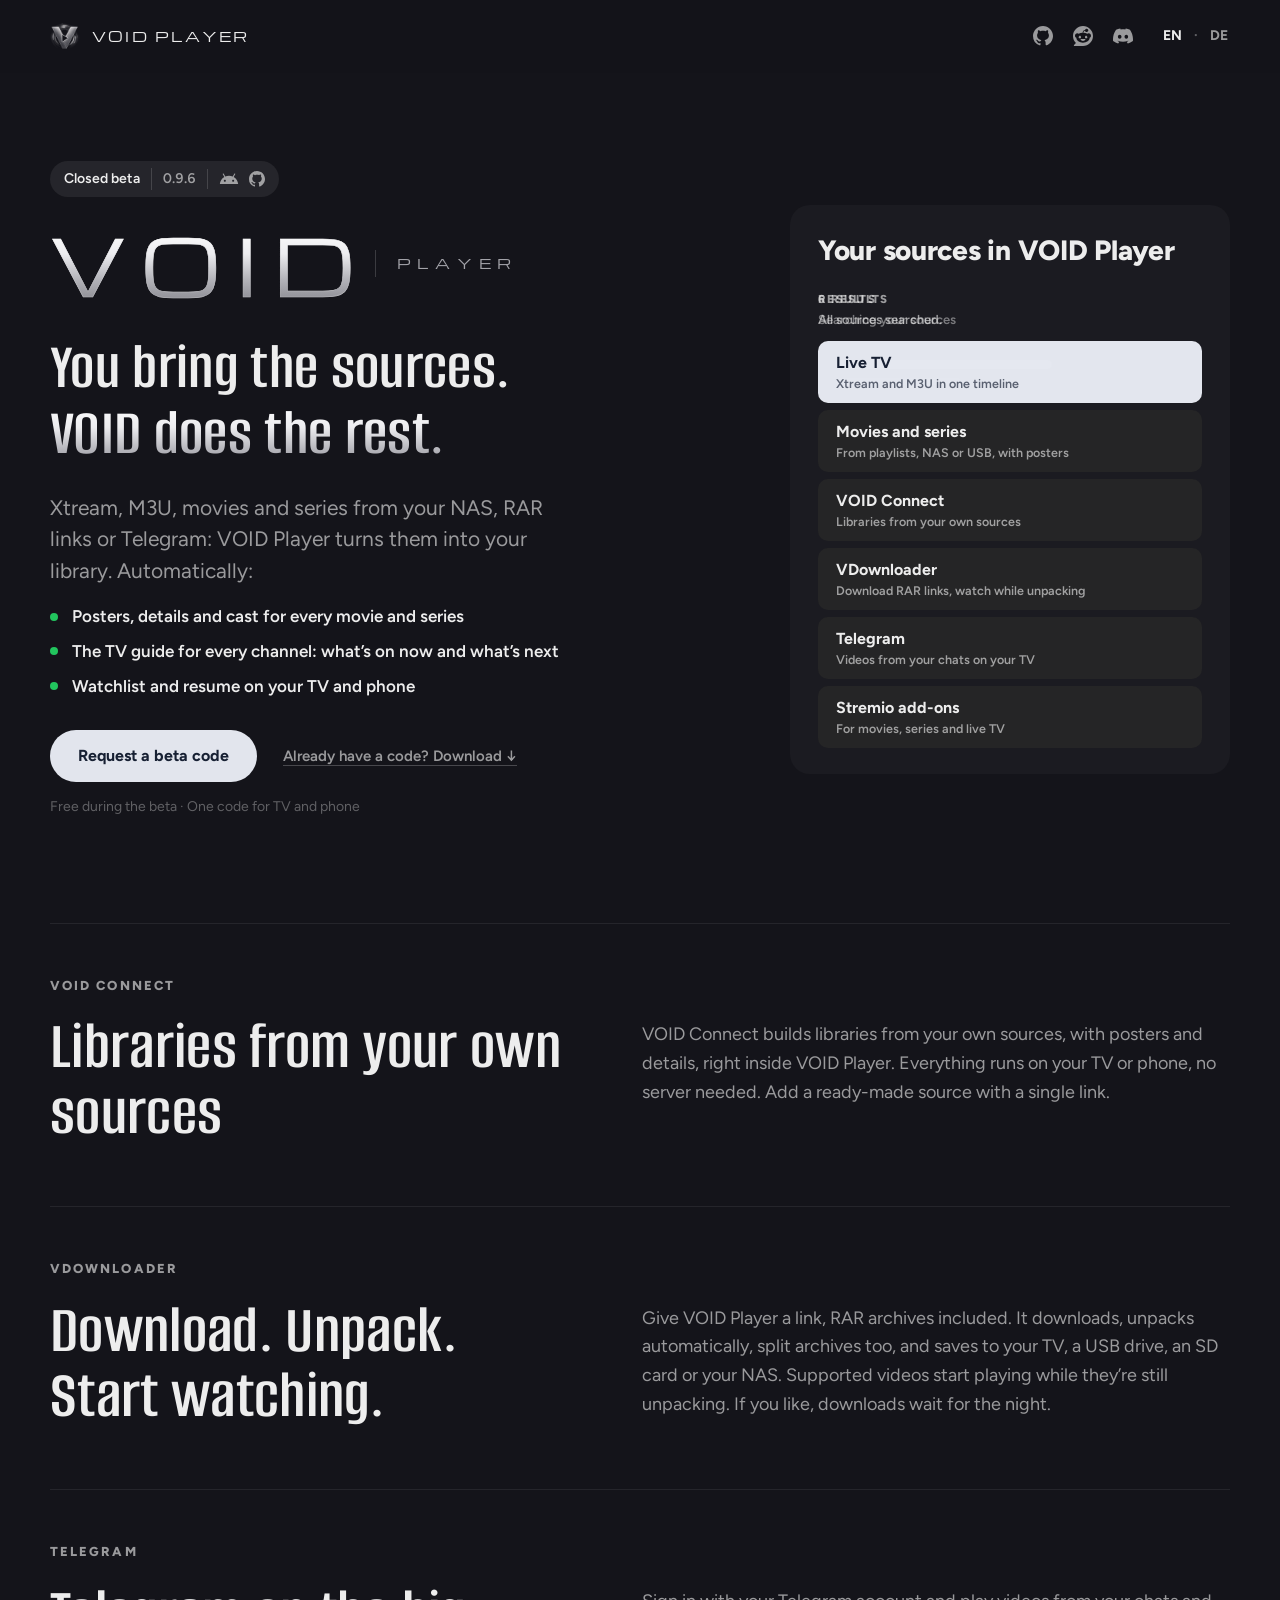
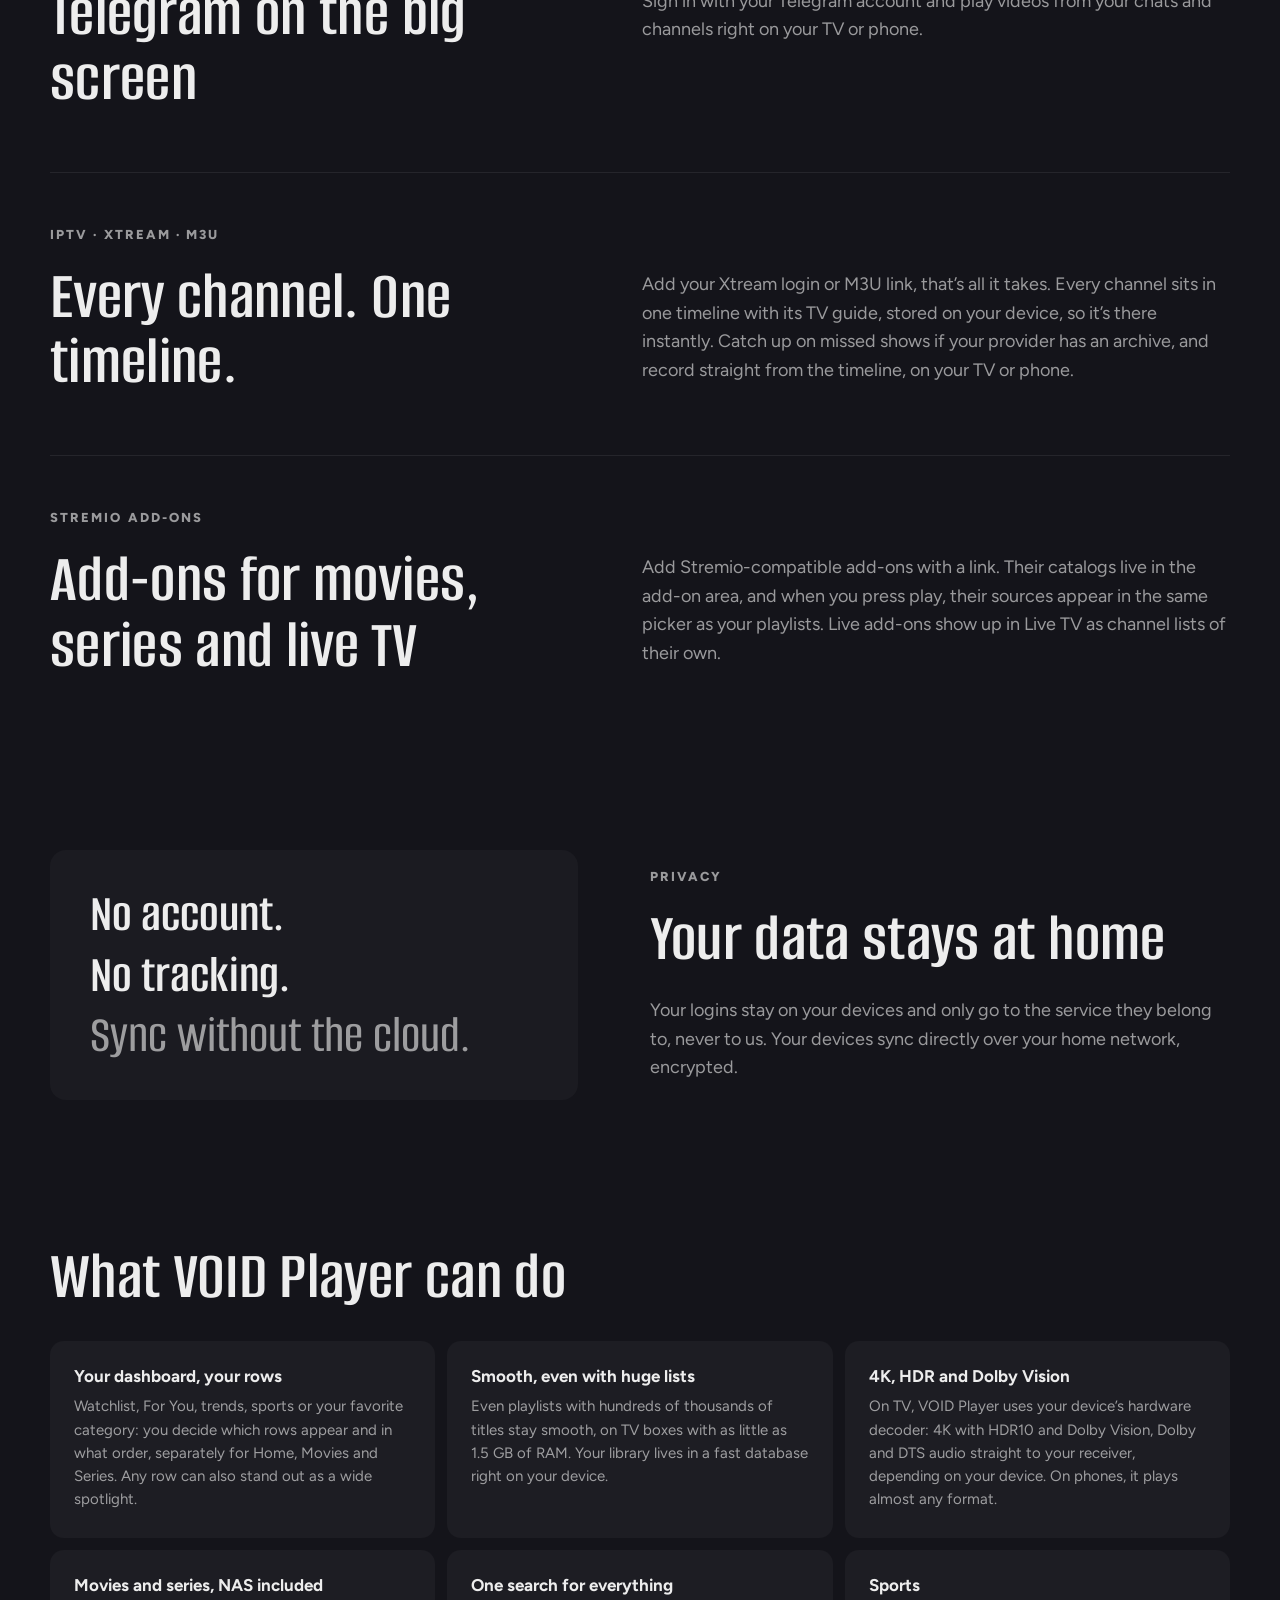
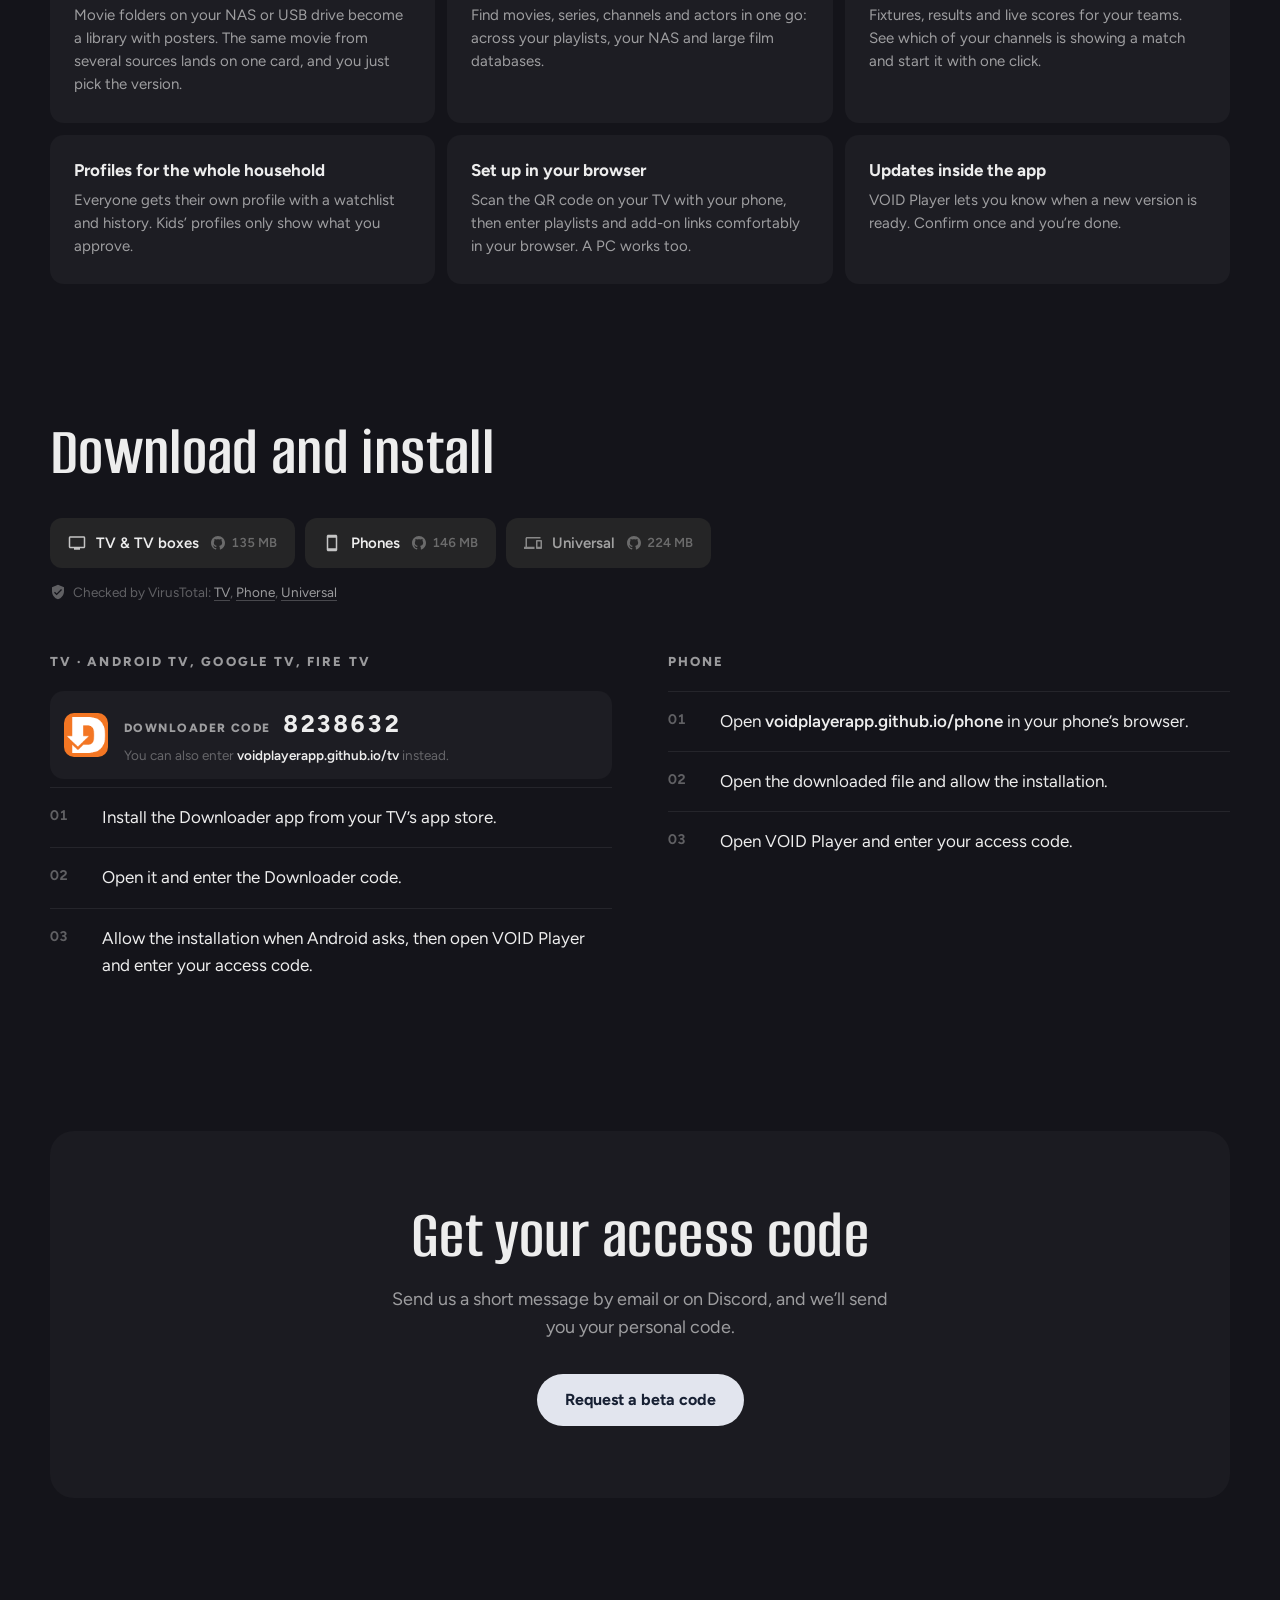
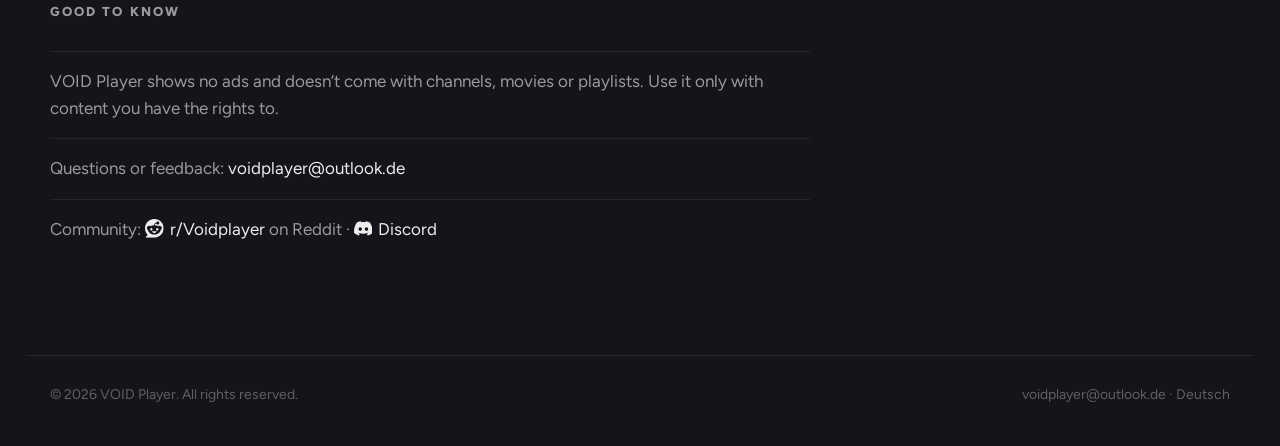
<file: index.html>
<!doctype html>
<html lang="en">
<head>
  <meta charset="utf-8">
  <meta name="viewport" content="width=device-width, initial-scale=1">
  <title>VOID Player · IPTV player for Android TV, Fire TV and phones</title>
  <meta name="description" content="Xtream, M3U, movies and series from your NAS, RAR downloads and Telegram: VOID Player turns them into your library, with posters, a TV guide and sync. Free during the beta.">
  <meta name="theme-color" content="#14141a">
  <meta property="og:type" content="website">
  <meta property="og:title" content="VOID Player">
  <meta property="og:description" content="Xtream, M3U, movies and series from your NAS, RAR downloads and Telegram: VOID Player turns them into your library, with posters, a TV guide and sync. Free during the beta.">
  <meta property="og:url" content="https://voidplayerapp.github.io/">
  <link rel="icon" type="image/png" sizes="32x32" href="assets/img/favicon-32.png">
  <link rel="apple-touch-icon" href="assets/img/apple-touch-icon.png">
  <link rel="alternate" hreflang="en" href="https://voidplayerapp.github.io/">
  <link rel="canonical" href="https://voidplayerapp.github.io/">
  <link rel="alternate" hreflang="de" href="https://voidplayerapp.github.io/de/">
  <link rel="alternate" hreflang="x-default" href="https://voidplayerapp.github.io/">
  <link rel="preload" href="assets/fonts/Figtree-VariableFont_wght.ttf" as="font" type="font/ttf" crossorigin>
  <link rel="preload" href="assets/fonts/Michroma-Regular.ttf" as="font" type="font/ttf" crossorigin>
  <link rel="stylesheet" href="assets/site.css?v=f4a1d4a912bb">
</head>
<body>
  <svg class="sprite" aria-hidden="true" focusable="false">
    <symbol id="icon-reddit" viewBox="0 0 24 24"><path d="M12 0C5.373 0 0 5.373 0 12c0 3.314 1.343 6.314 3.515 8.485l-2.286 2.286C.775 23.225 1.097 24 1.738 24H12c6.627 0 12-5.373 12-12S18.627 0 12 0Zm4.388 3.199c1.104 0 1.999.895 1.999 1.999 0 1.105-.895 2-1.999 2-.946 0-1.739-.657-1.947-1.539v.002c-1.147.162-2.032 1.15-2.032 2.341v.007c1.776.067 3.4.567 4.686 1.363.473-.363 1.064-.58 1.707-.58 1.547 0 2.802 1.254 2.802 2.802 0 1.117-.655 2.081-1.601 2.531-.088 3.256-3.637 5.876-7.997 5.876-4.361 0-7.905-2.617-7.998-5.87-.954-.447-1.614-1.415-1.614-2.538 0-1.548 1.255-2.802 2.803-2.802.645 0 1.239.218 1.712.585 1.275-.79 2.881-1.291 4.64-1.365v-.01c0-1.663 1.263-3.034 2.88-3.207.188-.911.993-1.595 1.959-1.595Zm-8.085 8.376c-.784 0-1.459.78-1.506 1.797-.047 1.016.64 1.429 1.426 1.429.786 0 1.371-.369 1.418-1.385.047-1.017-.553-1.841-1.338-1.841Zm7.406 0c-.786 0-1.385.824-1.338 1.841.047 1.017.634 1.385 1.418 1.385.785 0 1.473-.413 1.426-1.429-.046-1.017-.721-1.797-1.506-1.797Zm-3.703 4.013c-.974 0-1.907.048-2.77.135-.147.015-.241.168-.183.305.483 1.154 1.622 1.964 2.953 1.964 1.33 0 2.47-.81 2.953-1.964.057-.137-.037-.29-.184-.305-.863-.087-1.795-.135-2.769-.135Z"/></symbol>
    <symbol id="icon-discord" viewBox="0 0 24 24"><path d="M20.317 4.3698a19.7913 19.7913 0 00-4.8851-1.5152.0741.0741 0 00-.0785.0371c-.211.3753-.4447.8648-.6083 1.2495-1.8447-.2762-3.68-.2762-5.4868 0-.1636-.3933-.4058-.8742-.6177-1.2495a.077.077 0 00-.0785-.037 19.7363 19.7363 0 00-4.8852 1.515.0699.0699 0 00-.0321.0277C.5334 9.0458-.319 13.5799.0992 18.0578a.0824.0824 0 00.0312.0561c2.0528 1.5076 4.0413 2.4228 5.9929 3.0294a.0777.0777 0 00.0842-.0276c.4616-.6304.8731-1.2952 1.226-1.9942a.076.076 0 00-.0416-.1057c-.6528-.2476-1.2743-.5495-1.8722-.8923a.077.077 0 01-.0076-.1277c.1258-.0943.2517-.1923.3718-.2914a.0743.0743 0 01.0776-.0105c3.9278 1.7933 8.18 1.7933 12.0614 0a.0739.0739 0 01.0785.0095c.1202.099.246.1981.3728.2924a.077.077 0 01-.0066.1276 12.2986 12.2986 0 01-1.873.8914.0766.0766 0 00-.0407.1067c.3604.698.7719 1.3628 1.225 1.9932a.076.076 0 00.0842.0286c1.961-.6067 3.9495-1.5219 6.0023-3.0294a.077.077 0 00.0313-.0552c.5004-5.177-.8382-9.6739-3.5485-13.6604a.061.061 0 00-.0312-.0286zM8.02 15.3312c-1.1825 0-2.1569-1.0857-2.1569-2.419 0-1.3332.9555-2.4189 2.157-2.4189 1.2108 0 2.1757 1.0952 2.1568 2.419 0 1.3332-.9555 2.4189-2.1569 2.4189zm7.9748 0c-1.1825 0-2.1569-1.0857-2.1569-2.419 0-1.3332.9554-2.4189 2.1569-2.4189 1.2108 0 2.1757 1.0952 2.1568 2.419 0 1.3332-.946 2.4189-2.1568 2.4189Z"/></symbol>
    <symbol id="icon-android" viewBox="0 0 24 24"><!-- Google Material Icons, Apache-2.0. --><path d="M17.6,9.48l1.84-3.18c0.16-0.31,0.04-0.69-0.26-0.85c-0.29-0.15-0.65-0.06-0.83,0.22l-1.88,3.24 c-2.86-1.21-6.08-1.21-8.94,0L5.65,5.67c-0.19-0.29-0.58-0.38-0.87-0.2C4.5,5.65,4.41,6.01,4.56,6.3L6.4,9.48 C3.3,11.25,1.28,14.44,1,18h22C22.72,14.44,20.7,11.25,17.6,9.48z M7,15.25c-0.69,0-1.25-0.56-1.25-1.25 c0-0.69,0.56-1.25,1.25-1.25S8.25,13.31,8.25,14C8.25,14.69,7.69,15.25,7,15.25z M17,15.25c-0.69,0-1.25-0.56-1.25-1.25 c0-0.69,0.56-1.25,1.25-1.25s1.25,0.56,1.25,1.25C18.25,14.69,17.69,15.25,17,15.25z"/></symbol>
    <symbol id="icon-github" viewBox="0 0 16 16"><path d="M6.766 11.328c-2.063-.25-3.516-1.734-3.516-3.656 0-.781.281-1.625.75-2.188-.203-.515-.172-1.609.063-2.062.625-.078 1.468.25 1.968.703.594-.187 1.219-.281 1.985-.281.765 0 1.39.094 1.953.265.484-.437 1.344-.765 1.969-.687.218.422.25 1.515.046 2.047.5.593.766 1.39.766 2.203 0 1.922-1.453 3.375-3.547 3.64.531.344.89 1.094.89 1.954v1.625c0 .468.391.734.86.547C13.781 14.359 16 11.53 16 8.03 16 3.61 12.406 0 7.984 0 3.563 0 0 3.61 0 8.031a7.88 7.88 0 0 0 5.172 7.422c.422.156.828-.125.828-.547v-1.25c-.219.094-.5.156-.75.156-1.031 0-1.64-.562-2.078-1.609-.172-.422-.36-.672-.719-.719-.187-.015-.25-.093-.25-.187 0-.188.313-.328.625-.328.453 0 .844.281 1.25.86.313.452.64.655 1.031.655s.641-.14 1-.5c.266-.265.47-.5.657-.656"/></symbol>
    <symbol id="icon-tv" viewBox="0 0 24 24"><path d="M21 3H3c-1.1 0-2 .9-2 2v12c0 1.1.9 2 2 2h5v2h8v-2h5c1.1 0 1.99-.9 1.99-2L23 5c0-1.1-.9-2-2-2zm0 14H3V5h18v12z"/></symbol>
    <symbol id="icon-phone" viewBox="0 0 24 24"><path d="M17 1.01 7 1c-1.1 0-2 .9-2 2v18c0 1.1.9 2 2 2h10c1.1 0 2-.9 2-2V3c0-1.1-.9-1.99-2-1.99zM17 19H7V5h10v14z"/></symbol>
    <symbol id="icon-devices" viewBox="0 0 24 24"><path d="M4 6h18V4H4c-1.1 0-2 .9-2 2v11H0v3h14v-3H4V6zm19 2h-6c-.55 0-1 .45-1 1v10c0 .55.45 1 1 1h6c.55 0 1-.45 1-1V9c0-.55-.45-1-1-1zm-1 9h-4v-7h4v7z"/></symbol>
    <symbol id="icon-verified" viewBox="0 0 24 24"><path d="M12 1 3 5v6c0 5.55 3.84 10.74 9 12 5.16-1.26 9-6.45 9-12V5l-9-4zm-2 16-4-4 1.41-1.41L10 14.17l6.59-6.59L18 9l-8 8z"/></symbol>
  </svg>
  <header class="topbar">
    <div class="top wrap">
      <a class="brand" href="./" aria-label="VOID Player">
        <img src="assets/img/void-mark.png" alt="" width="30" height="27">
        <span class="wordmark">VOID Player</span>
      </a>
      <div class="top-end">
        <div class="social">
          <a href="https://github.com/voidplayerapp/void-player" title="VOID Player on GitHub" aria-label="VOID Player on GitHub"><svg class="icon" aria-hidden="true" focusable="false"><use href="#icon-github"/></svg></a>
          <a href="https://www.reddit.com/r/Voidplayer/" title="r/Voidplayer on Reddit" aria-label="r/Voidplayer on Reddit"><svg class="icon" aria-hidden="true" focusable="false"><use href="#icon-reddit"/></svg></a>
          <a href="https://discord.gg/7EcNAesKW" title="VOID Player on Discord" aria-label="VOID Player on Discord"><svg class="icon" aria-hidden="true" focusable="false"><use href="#icon-discord"/></svg></a>
        </div>
        <nav class="lang" aria-label="Language">
          <a href="./" aria-current="page">EN</a>
          <span aria-hidden="true">·</span>
          <a href="de/" hreflang="de" lang="de">DE</a>
        </nav>
      </div>
    </div>
  </header>

  <main>
    <section class="hero wrap">
      <div class="hero-copy">
        <p class="status"><span>Closed beta</span><span class="status-version">0.9.6</span><span class="status-platform" role="img" aria-label="For Android" title="For Android"><svg class="icon" aria-hidden="true" focusable="false"><use href="#icon-android"/></svg></span><a class="status-source" href="https://github.com/voidplayerapp/void-player" title="VOID Player on GitHub" aria-label="VOID Player on GitHub"><svg class="icon" aria-hidden="true" focusable="false"><use href="#icon-github"/></svg></a></p>
        <h1 class="lockup"><span class="lockup-void">VOID</span><span class="lockup-player">Player</span></h1>
        <p class="headline"><span>You bring the sources.</span> <span class="headline-accent">VOID does the rest.</span></p>
        <p class="lead">Xtream, M3U, movies and series from your NAS, RAR links or Telegram: VOID Player turns them into your library. Automatically:</p>
        <ul class="auto-list">
          <li>Posters, details and cast for every movie and series</li>
          <li>The TV guide for every channel: what’s on now and what’s next</li>
          <li>Watchlist and resume on your TV and phone</li>
        </ul>
        <div class="actions">
          <div class="action-row">
            <a class="btn btn-primary" href="mailto:voidplayer@outlook.de?subject=VOID%20Player%20Beta&amp;body=Hi%2C%0A%0AI%27d%20like%20to%20try%20VOID%20Player.%0A%0AThanks%21">Request a beta code</a>
            <a class="code-link" href="#download">Already have a code? Download <span aria-hidden="true">↓</span></a>
          </div>
          <p class="note">Free during the beta · One code for TV and phone</p>
        </div>
      </div>

      <div class="hero-demo">
        <div class="picker">
          <p class="pick-title">Your sources in VOID Player</p>
          <div class="pick-status" aria-hidden="true">
            <p class="pick-heading"><span class="is-searching">Results</span><span class="is-done">6 results</span></p>
            <p class="pick-detail"><span class="is-searching"><span class="shimmer">Searching your sources</span></span><span class="is-done">All sources searched.</span></p>
          </div>
          <nav class="pick-rows" aria-label="Highlights">
            <div class="pick-skeleton" aria-hidden="true"><i></i><i></i></div>
            <a class="pick-row" href="#iptv"><span class="pick-text"><span class="pick-name">Live TV</span><span class="pick-source">Xtream and M3U in one timeline</span></span></a>
            <a class="pick-row" href="#features-title"><span class="pick-text"><span class="pick-name">Movies and series</span><span class="pick-source">From playlists, NAS or USB, with posters</span></span></a>
            <a class="pick-row" href="#connect"><span class="pick-text"><span class="pick-name">VOID Connect</span><span class="pick-source">Libraries from your own sources</span></span></a>
            <a class="pick-row" href="#vdownloader"><span class="pick-text"><span class="pick-name">VDownloader</span><span class="pick-source">Download RAR links, watch while unpacking</span></span></a>
            <a class="pick-row" href="#telegram"><span class="pick-text"><span class="pick-name">Telegram</span><span class="pick-source">Videos from your chats on your TV</span></span></a>
            <a class="pick-row" href="#addons"><span class="pick-text"><span class="pick-name">Stremio add-ons</span><span class="pick-source">For movies, series and live TV</span></span></a>
          </nav>
        </div>
      </div>
    </section>

    <figure class="stage wrap" aria-label="VOID Player on a TV and a phone">
      <div class="frame frame-tv"><!-- screenshot: TV home --></div>
      <div class="frame frame-phone"><!-- screenshot: phone --></div>
    </figure>

    <section class="showcase wrap" aria-label="Built in">
      <article class="feature" id="connect" aria-labelledby="connect-title">
        <p class="overline">VOID Connect</p>
        <h2 id="connect-title">Libraries from your own sources</h2>
        <p class="body">VOID Connect builds libraries from your own sources, with posters and details, right inside VOID Player. Everything runs on your TV or phone, no server needed. Add a ready-made source with a single link.</p>
        <div class="feature-visual"><!-- screenshot: VOID Connect --></div>
      </article>
      <article class="feature" id="vdownloader" aria-labelledby="vdl-title">
        <p class="overline">VDownloader</p>
        <h2 id="vdl-title">Download. Unpack. Start watching.</h2>
        <p class="body">Give VOID Player a link, RAR archives included. It downloads, unpacks automatically, split archives too, and saves to your TV, a USB drive, an SD card or your NAS. Supported videos start playing while they’re still unpacking. If you like, downloads wait for the night.</p>
        <div class="feature-visual"><!-- screenshot: VDownloader --></div>
      </article>
      <article class="feature" id="telegram" aria-labelledby="telegram-title">
        <p class="overline">Telegram</p>
        <h2 id="telegram-title">Telegram on the big screen</h2>
        <p class="body">Sign in with your Telegram account and play videos from your chats and channels right on your TV or phone.</p>
        <div class="feature-visual"><!-- screenshot: Telegram --></div>
      </article>
      <article class="feature" id="iptv" aria-labelledby="iptv-title">
        <p class="overline">IPTV · Xtream · M3U</p>
        <h2 id="iptv-title">Every channel. One timeline.</h2>
        <p class="body">Add your Xtream login or M3U link, that’s all it takes. Every channel sits in one timeline with its TV guide, stored on your device, so it’s there instantly. Catch up on missed shows if your provider has an archive, and record straight from the timeline, on your TV or phone.</p>
        <div class="feature-visual"><!-- screenshot: Live TV --></div>
      </article>
      <article class="feature" id="addons" aria-labelledby="addons-title">
        <p class="overline">Stremio add-ons</p>
        <h2 id="addons-title">Add-ons for movies, series and live TV</h2>
        <p class="body">Add Stremio-compatible add-ons with a link. Their catalogs live in the add-on area, and when you press play, their sources appear in the same picker as your playlists. Live add-ons show up in Live TV as channel lists of their own.</p>
        <div class="feature-visual"><!-- screenshot: Add-ons --></div>
      </article>
    </section>

    <section class="spot spot-flip wrap" aria-labelledby="privacy-title">
      <div class="spot-text">
        <p class="overline">Privacy</p>
        <h2 id="privacy-title">Your data stays at home</h2>
        <p class="body">Your logins stay on your devices and only go to the service they belong to, never to us. Your devices sync directly over your home network, encrypted.</p>
      </div>
      <ul class="promise">
        <li><strong>No account.</strong></li>
        <li><strong>No tracking.</strong></li>
        <li>Sync without the cloud.</li>
      </ul>
    </section>

    <section class="features wrap" aria-labelledby="features-title">
      <h2 class="section-title" id="features-title">What VOID Player can do</h2>
      <div class="grid">
        <article class="tile"><h3>Your dashboard, your rows</h3><p>Watchlist, For You, trends, sports or your favorite category: you decide which rows appear and in what order, separately for Home, Movies and Series. Any row can also stand out as a wide spotlight.</p></article>
        <article class="tile"><h3>Smooth, even with huge lists</h3><p>Even playlists with hundreds of thousands of titles stay smooth, on TV boxes with as little as 1.5 GB of RAM. Your library lives in a fast database right on your device.</p></article>
        <article class="tile"><h3>4K, HDR and Dolby Vision</h3><p>On TV, VOID Player uses your device’s hardware decoder: 4K with HDR10 and Dolby Vision, Dolby and DTS audio straight to your receiver, depending on your device. On phones, it plays almost any format.</p></article>
        <article class="tile"><h3>Movies and series, NAS included</h3><p>Movie folders on your NAS or USB drive become a library with posters. The same movie from several sources lands on one card, and you just pick the version.</p></article>
        <article class="tile"><h3>One search for everything</h3><p>Find movies, series, channels and actors in one go: across your playlists, your NAS and large film databases.</p></article>
        <article class="tile"><h3>Sports</h3><p>Fixtures, results and live scores for your teams. See which of your channels is showing a match and start it with one click.</p></article>
        <article class="tile"><h3>Profiles for the whole household</h3><p>Everyone gets their own profile with a watchlist and history. Kids’ profiles only show what you approve.</p></article>
        <article class="tile"><h3>Set up in your browser</h3><p>Scan the QR code on your TV with your phone, then enter playlists and add-on links comfortably in your browser. A PC works too.</p></article>
        <article class="tile"><h3>Updates inside the app</h3><p>VOID Player lets you know when a new version is ready. Confirm once and you’re done.</p></article>
      </div>
    </section>

    <section class="install wrap" id="download" aria-labelledby="install-title">
      <h2 class="section-title" id="install-title">Download and install</h2>
      <div class="download-row">
        <a class="dl" href="tv/" aria-label="Download VOID Player for TV and TV boxes from GitHub" title="APK download via GitHub"><svg class="icon dl-icon" aria-hidden="true" focusable="false"><use href="#icon-tv"/></svg><span>TV &amp; TV boxes</span><span class="size"><svg class="icon dl-source" aria-hidden="true" focusable="false"><use href="#icon-github"/></svg><span>135 MB</span></span></a>
        <a class="dl" href="phone/" aria-label="Download VOID Player for Android phones from GitHub" title="APK download via GitHub"><svg class="icon dl-icon" aria-hidden="true" focusable="false"><use href="#icon-phone"/></svg><span>Phones</span><span class="size"><svg class="icon dl-source" aria-hidden="true" focusable="false"><use href="#icon-github"/></svg><span>146 MB</span></span></a>
        <a class="dl dl-quiet" href="universal/" aria-label="Download VOID Player for ARM devices from GitHub" title="APK download via GitHub"><svg class="icon dl-icon" aria-hidden="true" focusable="false"><use href="#icon-devices"/></svg><span>Universal</span><span class="size"><svg class="icon dl-source" aria-hidden="true" focusable="false"><use href="#icon-github"/></svg><span>224 MB</span></span></a>
      </div>
      <p class="vt"><svg class="icon vt-icon" aria-hidden="true" focusable="false"><use href="#icon-verified"/></svg><span>Checked by VirusTotal:</span> <a href="https://www.virustotal.com/gui/file/4369be408df0bf2d71298c66ff9a785bbb65d68636534a12876f0b03c51d10e9">TV</a>, <a href="https://www.virustotal.com/gui/file/2af36ff0ce894506cc75f662e152ea3c5c1d259c405e689803e8cb106aafff05">Phone</a>, <a href="https://www.virustotal.com/gui/file/80dda3a0fba3e22313e6f3fd7bd41bdfa0786c22afdf7bceeb732f3445876955">Universal</a></p>
      <div class="install-cols">
        <div>
          <h3>TV · Android TV, Google TV, Fire TV</h3>
          <div class="dl-code">
            <img class="dl-code-icon" src="assets/img/downloader.png" alt="" width="44" height="44">
            <p class="dl-code-main"><span class="dl-code-label">Downloader code</span><span class="dl-code-number">8238632</span></p>
            <p class="dl-code-hint">You can also enter <code>voidplayerapp.github.io/tv</code> instead.</p>
          </div>
          <ol class="steps">
            <li>Install the Downloader app from your TV’s app store.</li>
            <li>Open it and enter the Downloader code.</li>
            <li>Allow the installation when Android asks, then open VOID Player and enter your access code.</li>
          </ol>
        </div>
        <div>
          <h3>Phone</h3>
          <ol class="steps">
            <li>Open <code>voidplayerapp.github.io/phone</code> in your phone’s browser.</li>
            <li>Open the downloaded file and allow the installation.</li>
            <li>Open VOID Player and enter your access code.</li>
          </ol>
        </div>
      </div>
    </section>

    <section class="join wrap" aria-labelledby="join-title">
      <div class="join-inner">
        <h2 class="section-title" id="join-title">Get your access code</h2>
        <p class="body">Send us a short message by email or on <a href="https://discord.gg/7EcNAesKW">Discord</a>, and we’ll send you your personal code.</p>
        <a class="btn btn-primary" href="mailto:voidplayer@outlook.de?subject=VOID%20Player%20Beta&amp;body=Hi%2C%0A%0AI%27d%20like%20to%20try%20VOID%20Player.%0A%0AThanks%21">Request a beta code</a>
      </div>
    </section>

    <section class="facts wrap" aria-labelledby="facts-title">
      <p class="overline" id="facts-title">Good to know</p>
      <ul>
        <li>VOID Player shows no ads and doesn’t come with channels, movies or playlists. Use it only with content you have the rights to.</li>
        <li>Questions or feedback: <a href="mailto:voidplayer@outlook.de">voidplayer@outlook.de</a></li>
        <li class="community">Community: <a href="https://www.reddit.com/r/Voidplayer/"><svg class="icon" aria-hidden="true" focusable="false"><use href="#icon-reddit"/></svg>r/Voidplayer</a> on Reddit · <a href="https://discord.gg/7EcNAesKW"><svg class="icon" aria-hidden="true" focusable="false"><use href="#icon-discord"/></svg>Discord</a></li>
      </ul>
    </section>
  </main>

  <footer class="foot wrap">
    <span>© 2026 VOID Player. All rights reserved.</span>
    <span><a href="mailto:voidplayer@outlook.de">voidplayer@outlook.de</a> · <a href="de/" hreflang="de" lang="de">Deutsch</a></span>
  </footer>
</body>
</html>
</file>
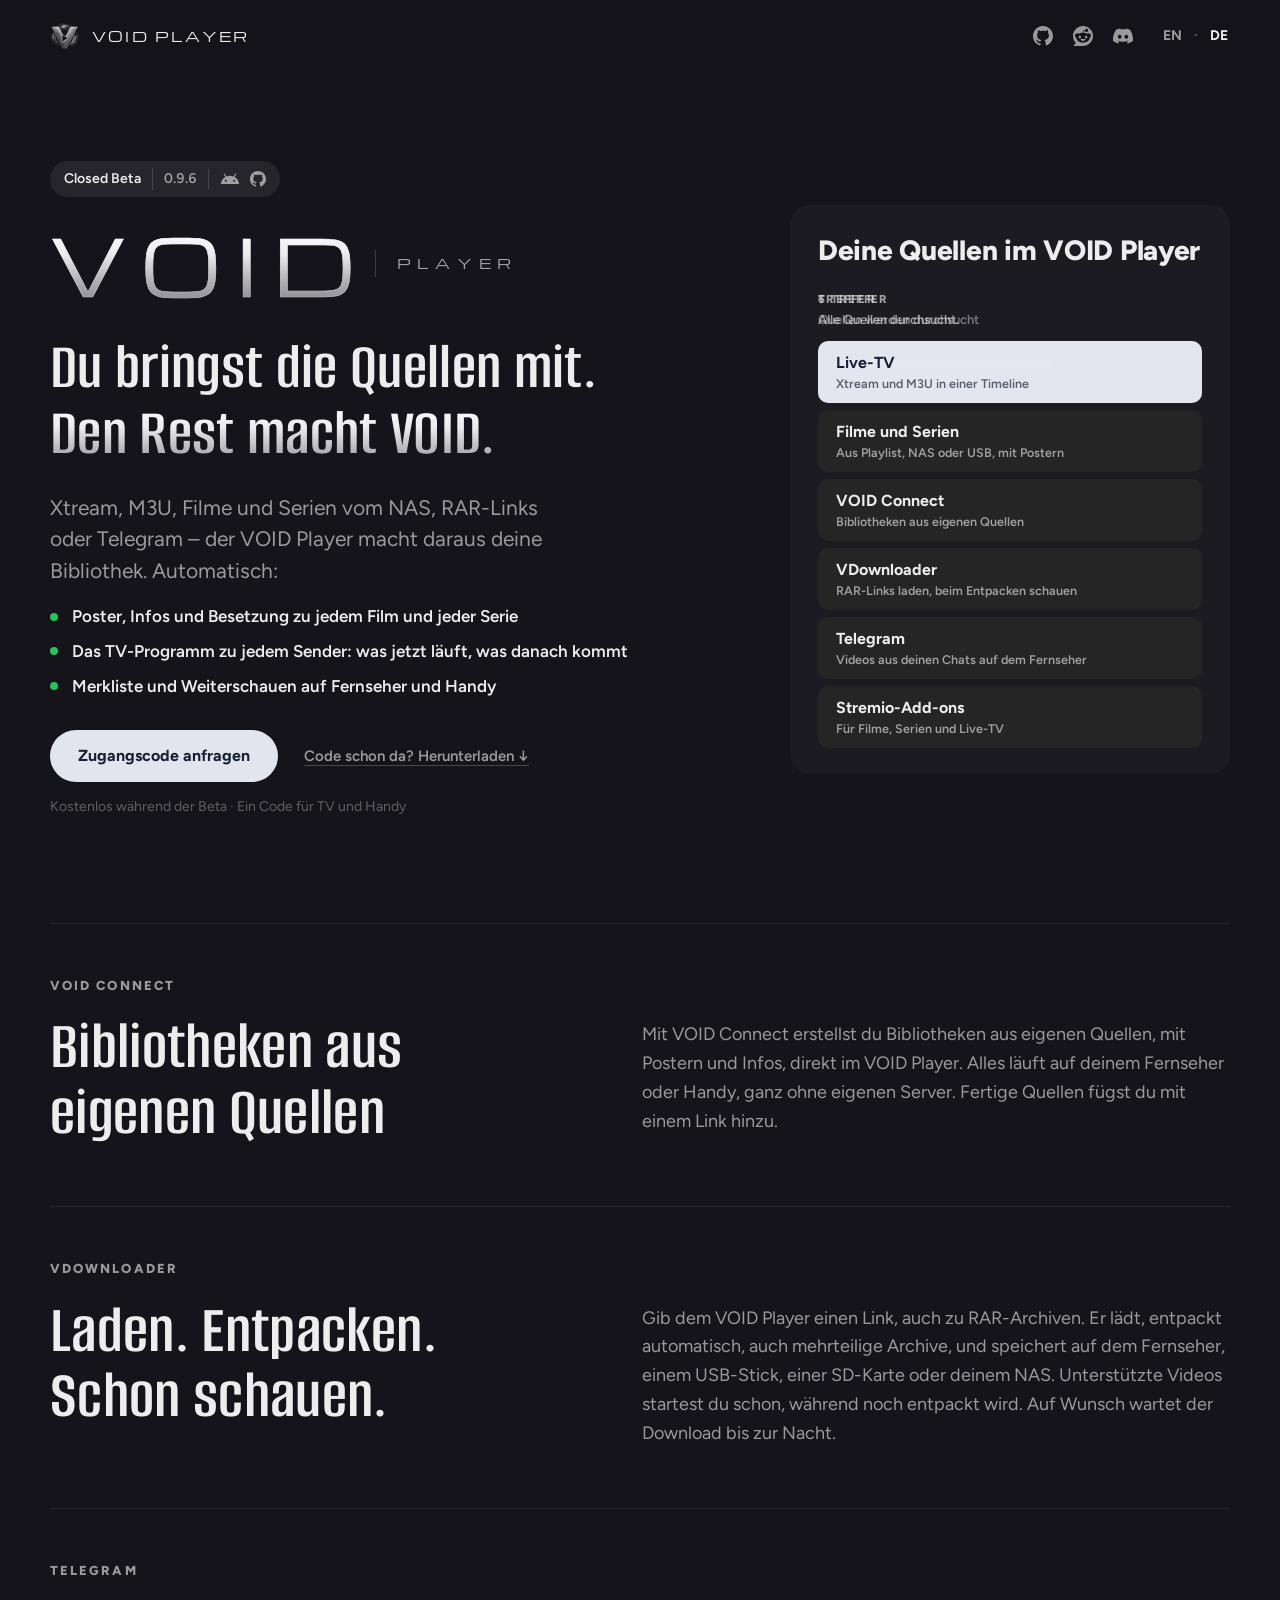
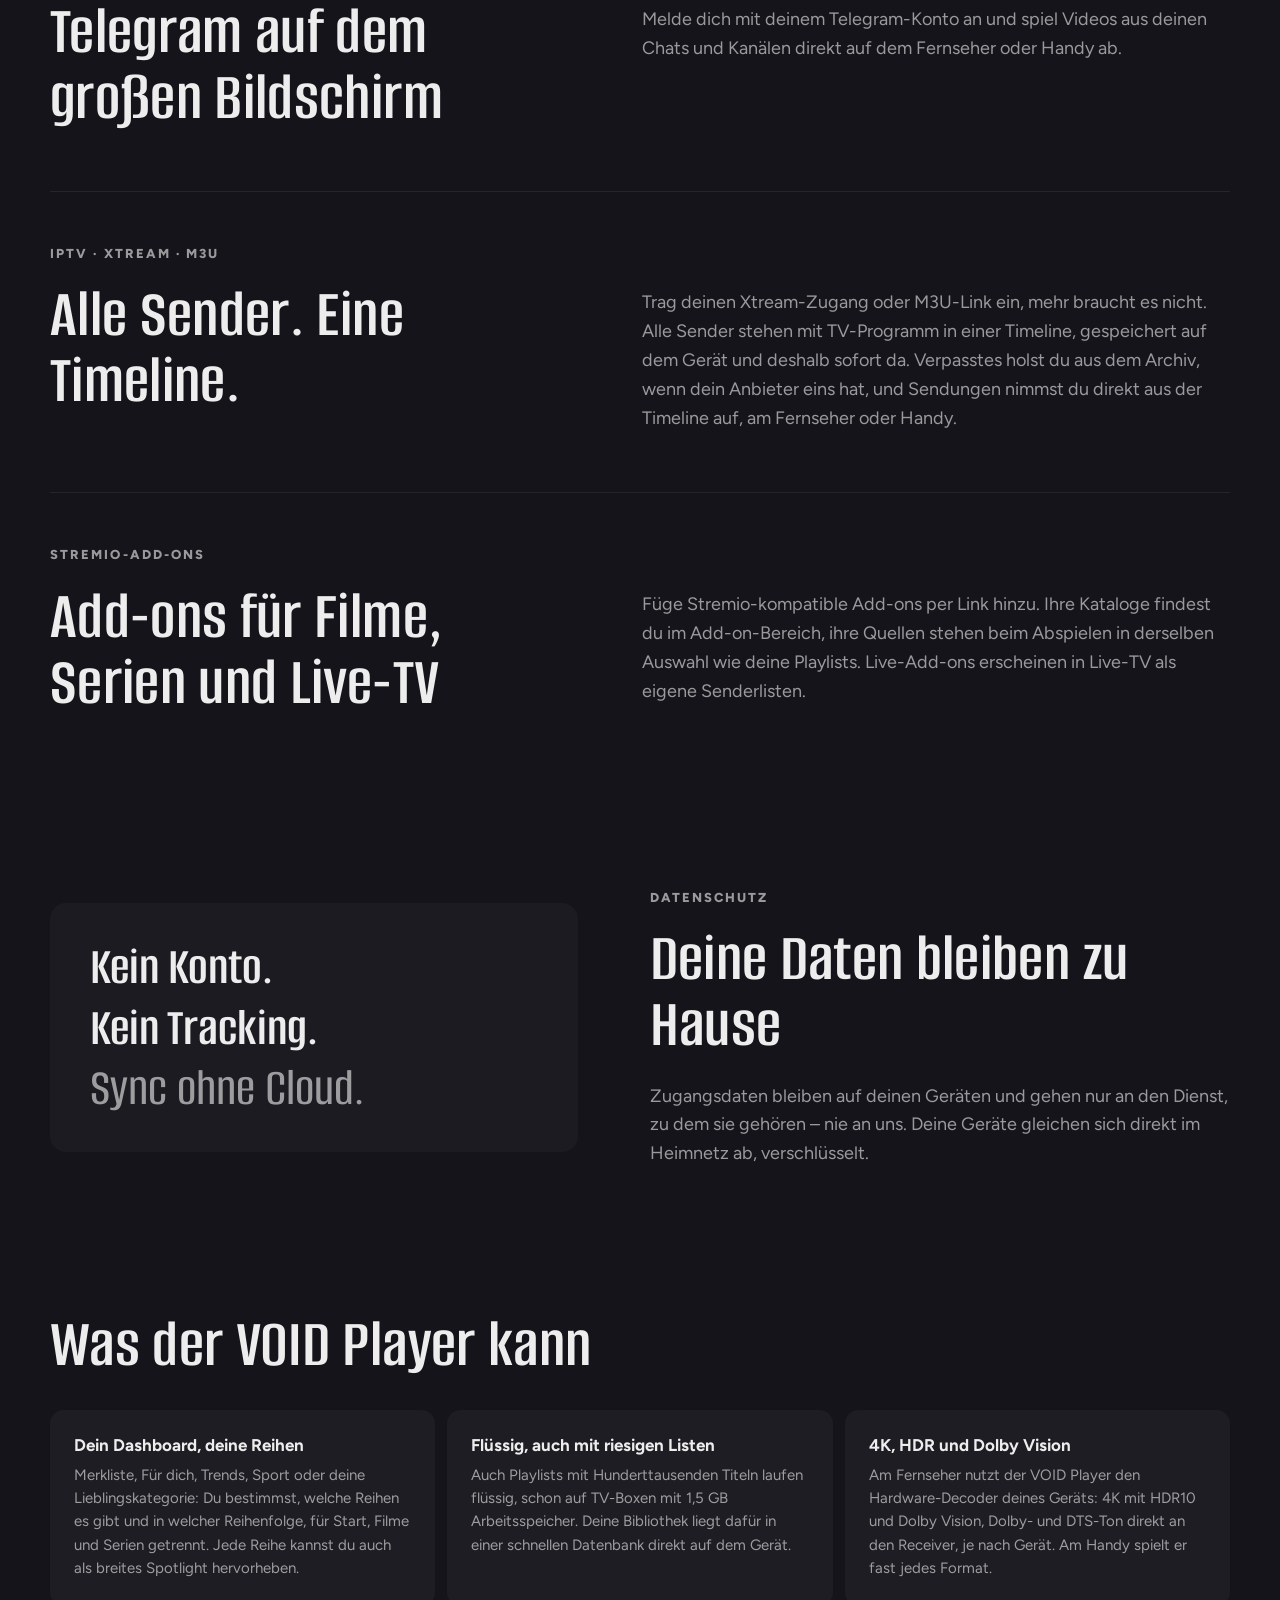
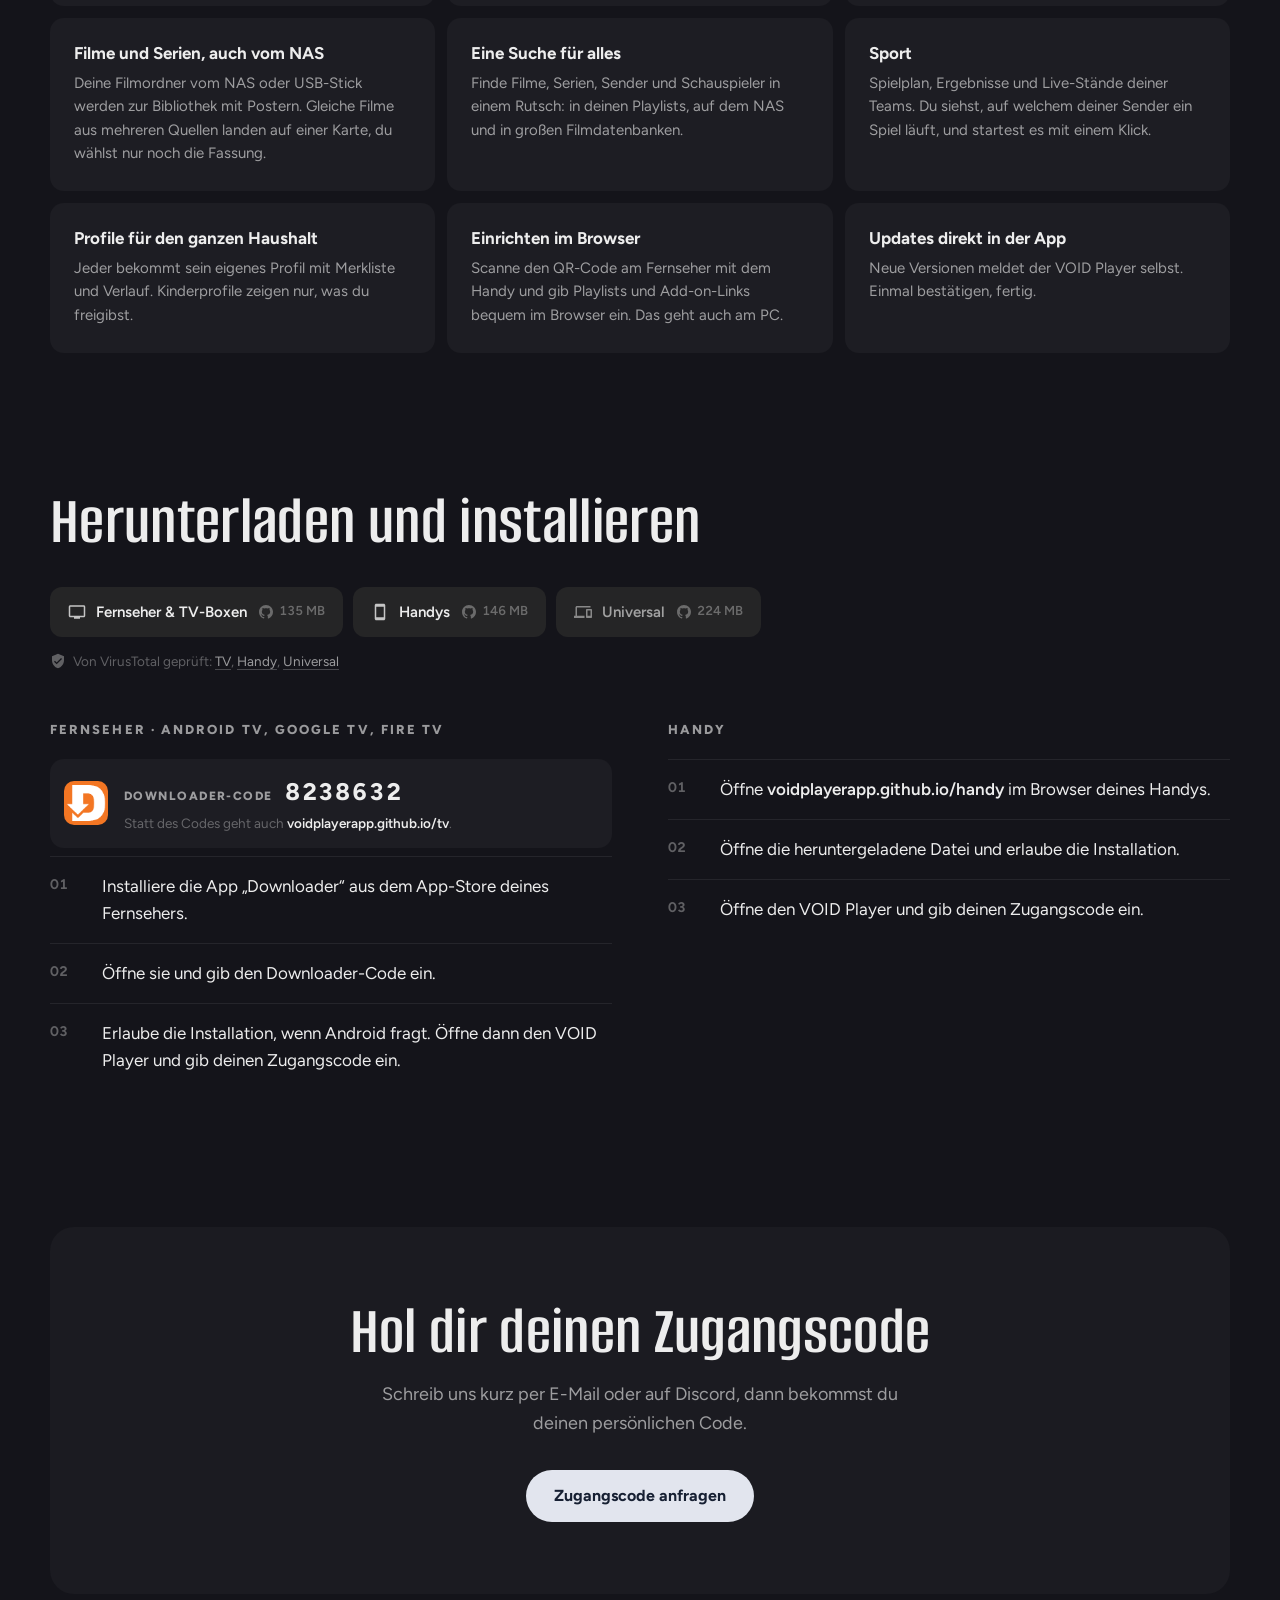
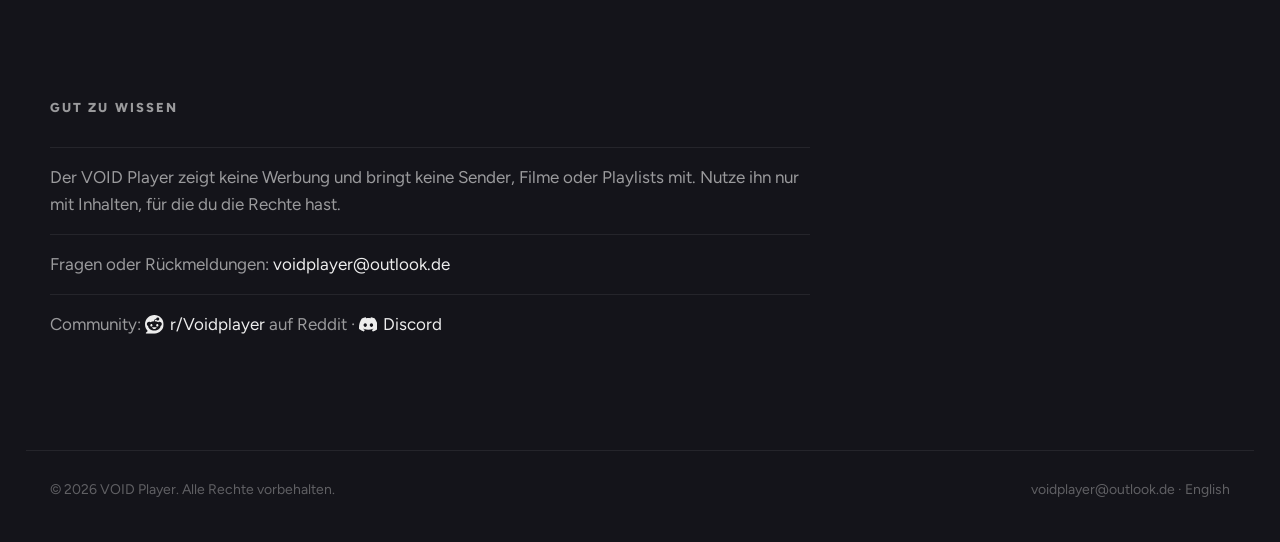
<file: de/index.html>
<!doctype html>
<html lang="de">
<head>
  <meta charset="utf-8">
  <meta name="viewport" content="width=device-width, initial-scale=1">
  <title>VOID Player · IPTV-Player für Android TV, Fire TV und Handy</title>
  <meta name="description" content="Xtream, M3U, Filme und Serien vom NAS, RAR-Downloads und Telegram: Der VOID Player macht daraus deine Bibliothek, mit Postern, TV-Programm und Sync. Kostenlos während der Beta.">
  <meta name="theme-color" content="#14141a">
  <meta property="og:type" content="website">
  <meta property="og:title" content="VOID Player">
  <meta property="og:description" content="Xtream, M3U, Filme und Serien vom NAS, RAR-Downloads und Telegram: Der VOID Player macht daraus deine Bibliothek, mit Postern, TV-Programm und Sync. Kostenlos während der Beta.">
  <meta property="og:url" content="https://voidplayerapp.github.io/de/">
  <link rel="icon" type="image/png" sizes="32x32" href="../assets/img/favicon-32.png">
  <link rel="apple-touch-icon" href="../assets/img/apple-touch-icon.png">
  <link rel="alternate" hreflang="en" href="https://voidplayerapp.github.io/">
  <link rel="canonical" href="https://voidplayerapp.github.io/de/">
  <link rel="alternate" hreflang="de" href="https://voidplayerapp.github.io/de/">
  <link rel="alternate" hreflang="x-default" href="https://voidplayerapp.github.io/">
  <link rel="preload" href="../assets/fonts/Figtree-VariableFont_wght.ttf" as="font" type="font/ttf" crossorigin>
  <link rel="preload" href="../assets/fonts/Michroma-Regular.ttf" as="font" type="font/ttf" crossorigin>
  <link rel="stylesheet" href="../assets/site.css?v=f4a1d4a912bb">
</head>
<body>
  <svg class="sprite" aria-hidden="true" focusable="false">
    <symbol id="icon-reddit" viewBox="0 0 24 24"><path d="M12 0C5.373 0 0 5.373 0 12c0 3.314 1.343 6.314 3.515 8.485l-2.286 2.286C.775 23.225 1.097 24 1.738 24H12c6.627 0 12-5.373 12-12S18.627 0 12 0Zm4.388 3.199c1.104 0 1.999.895 1.999 1.999 0 1.105-.895 2-1.999 2-.946 0-1.739-.657-1.947-1.539v.002c-1.147.162-2.032 1.15-2.032 2.341v.007c1.776.067 3.4.567 4.686 1.363.473-.363 1.064-.58 1.707-.58 1.547 0 2.802 1.254 2.802 2.802 0 1.117-.655 2.081-1.601 2.531-.088 3.256-3.637 5.876-7.997 5.876-4.361 0-7.905-2.617-7.998-5.87-.954-.447-1.614-1.415-1.614-2.538 0-1.548 1.255-2.802 2.803-2.802.645 0 1.239.218 1.712.585 1.275-.79 2.881-1.291 4.64-1.365v-.01c0-1.663 1.263-3.034 2.88-3.207.188-.911.993-1.595 1.959-1.595Zm-8.085 8.376c-.784 0-1.459.78-1.506 1.797-.047 1.016.64 1.429 1.426 1.429.786 0 1.371-.369 1.418-1.385.047-1.017-.553-1.841-1.338-1.841Zm7.406 0c-.786 0-1.385.824-1.338 1.841.047 1.017.634 1.385 1.418 1.385.785 0 1.473-.413 1.426-1.429-.046-1.017-.721-1.797-1.506-1.797Zm-3.703 4.013c-.974 0-1.907.048-2.77.135-.147.015-.241.168-.183.305.483 1.154 1.622 1.964 2.953 1.964 1.33 0 2.47-.81 2.953-1.964.057-.137-.037-.29-.184-.305-.863-.087-1.795-.135-2.769-.135Z"/></symbol>
    <symbol id="icon-discord" viewBox="0 0 24 24"><path d="M20.317 4.3698a19.7913 19.7913 0 00-4.8851-1.5152.0741.0741 0 00-.0785.0371c-.211.3753-.4447.8648-.6083 1.2495-1.8447-.2762-3.68-.2762-5.4868 0-.1636-.3933-.4058-.8742-.6177-1.2495a.077.077 0 00-.0785-.037 19.7363 19.7363 0 00-4.8852 1.515.0699.0699 0 00-.0321.0277C.5334 9.0458-.319 13.5799.0992 18.0578a.0824.0824 0 00.0312.0561c2.0528 1.5076 4.0413 2.4228 5.9929 3.0294a.0777.0777 0 00.0842-.0276c.4616-.6304.8731-1.2952 1.226-1.9942a.076.076 0 00-.0416-.1057c-.6528-.2476-1.2743-.5495-1.8722-.8923a.077.077 0 01-.0076-.1277c.1258-.0943.2517-.1923.3718-.2914a.0743.0743 0 01.0776-.0105c3.9278 1.7933 8.18 1.7933 12.0614 0a.0739.0739 0 01.0785.0095c.1202.099.246.1981.3728.2924a.077.077 0 01-.0066.1276 12.2986 12.2986 0 01-1.873.8914.0766.0766 0 00-.0407.1067c.3604.698.7719 1.3628 1.225 1.9932a.076.076 0 00.0842.0286c1.961-.6067 3.9495-1.5219 6.0023-3.0294a.077.077 0 00.0313-.0552c.5004-5.177-.8382-9.6739-3.5485-13.6604a.061.061 0 00-.0312-.0286zM8.02 15.3312c-1.1825 0-2.1569-1.0857-2.1569-2.419 0-1.3332.9555-2.4189 2.157-2.4189 1.2108 0 2.1757 1.0952 2.1568 2.419 0 1.3332-.9555 2.4189-2.1569 2.4189zm7.9748 0c-1.1825 0-2.1569-1.0857-2.1569-2.419 0-1.3332.9554-2.4189 2.1569-2.4189 1.2108 0 2.1757 1.0952 2.1568 2.419 0 1.3332-.946 2.4189-2.1568 2.4189Z"/></symbol>
    <symbol id="icon-android" viewBox="0 0 24 24"><!-- Google Material Icons, Apache-2.0. --><path d="M17.6,9.48l1.84-3.18c0.16-0.31,0.04-0.69-0.26-0.85c-0.29-0.15-0.65-0.06-0.83,0.22l-1.88,3.24 c-2.86-1.21-6.08-1.21-8.94,0L5.65,5.67c-0.19-0.29-0.58-0.38-0.87-0.2C4.5,5.65,4.41,6.01,4.56,6.3L6.4,9.48 C3.3,11.25,1.28,14.44,1,18h22C22.72,14.44,20.7,11.25,17.6,9.48z M7,15.25c-0.69,0-1.25-0.56-1.25-1.25 c0-0.69,0.56-1.25,1.25-1.25S8.25,13.31,8.25,14C8.25,14.69,7.69,15.25,7,15.25z M17,15.25c-0.69,0-1.25-0.56-1.25-1.25 c0-0.69,0.56-1.25,1.25-1.25s1.25,0.56,1.25,1.25C18.25,14.69,17.69,15.25,17,15.25z"/></symbol>
    <symbol id="icon-github" viewBox="0 0 16 16"><path d="M6.766 11.328c-2.063-.25-3.516-1.734-3.516-3.656 0-.781.281-1.625.75-2.188-.203-.515-.172-1.609.063-2.062.625-.078 1.468.25 1.968.703.594-.187 1.219-.281 1.985-.281.765 0 1.39.094 1.953.265.484-.437 1.344-.765 1.969-.687.218.422.25 1.515.046 2.047.5.593.766 1.39.766 2.203 0 1.922-1.453 3.375-3.547 3.64.531.344.89 1.094.89 1.954v1.625c0 .468.391.734.86.547C13.781 14.359 16 11.53 16 8.03 16 3.61 12.406 0 7.984 0 3.563 0 0 3.61 0 8.031a7.88 7.88 0 0 0 5.172 7.422c.422.156.828-.125.828-.547v-1.25c-.219.094-.5.156-.75.156-1.031 0-1.64-.562-2.078-1.609-.172-.422-.36-.672-.719-.719-.187-.015-.25-.093-.25-.187 0-.188.313-.328.625-.328.453 0 .844.281 1.25.86.313.452.64.655 1.031.655s.641-.14 1-.5c.266-.265.47-.5.657-.656"/></symbol>
    <symbol id="icon-tv" viewBox="0 0 24 24"><path d="M21 3H3c-1.1 0-2 .9-2 2v12c0 1.1.9 2 2 2h5v2h8v-2h5c1.1 0 1.99-.9 1.99-2L23 5c0-1.1-.9-2-2-2zm0 14H3V5h18v12z"/></symbol>
    <symbol id="icon-phone" viewBox="0 0 24 24"><path d="M17 1.01 7 1c-1.1 0-2 .9-2 2v18c0 1.1.9 2 2 2h10c1.1 0 2-.9 2-2V3c0-1.1-.9-1.99-2-1.99zM17 19H7V5h10v14z"/></symbol>
    <symbol id="icon-devices" viewBox="0 0 24 24"><path d="M4 6h18V4H4c-1.1 0-2 .9-2 2v11H0v3h14v-3H4V6zm19 2h-6c-.55 0-1 .45-1 1v10c0 .55.45 1 1 1h6c.55 0 1-.45 1-1V9c0-.55-.45-1-1-1zm-1 9h-4v-7h4v7z"/></symbol>
    <symbol id="icon-verified" viewBox="0 0 24 24"><path d="M12 1 3 5v6c0 5.55 3.84 10.74 9 12 5.16-1.26 9-6.45 9-12V5l-9-4zm-2 16-4-4 1.41-1.41L10 14.17l6.59-6.59L18 9l-8 8z"/></symbol>
  </svg>
  <header class="topbar">
    <div class="top wrap">
      <a class="brand" href="./" aria-label="VOID Player">
        <img src="../assets/img/void-mark.png" alt="" width="30" height="27">
        <span class="wordmark">VOID Player</span>
      </a>
      <div class="top-end">
        <div class="social">
          <a href="https://github.com/voidplayerapp/void-player" title="VOID Player auf GitHub" aria-label="VOID Player auf GitHub"><svg class="icon" aria-hidden="true" focusable="false"><use href="#icon-github"/></svg></a>
          <a href="https://www.reddit.com/r/Voidplayer/" title="r/Voidplayer auf Reddit" aria-label="r/Voidplayer auf Reddit"><svg class="icon" aria-hidden="true" focusable="false"><use href="#icon-reddit"/></svg></a>
          <a href="https://discord.gg/7EcNAesKW" title="VOID Player auf Discord" aria-label="VOID Player auf Discord"><svg class="icon" aria-hidden="true" focusable="false"><use href="#icon-discord"/></svg></a>
        </div>
        <nav class="lang" aria-label="Sprache">
          <a href="../" hreflang="en" lang="en">EN</a>
          <span aria-hidden="true">·</span>
          <a href="./" aria-current="page">DE</a>
        </nav>
      </div>
    </div>
  </header>

  <main>
    <section class="hero wrap">
      <div class="hero-copy">
        <p class="status"><span>Closed Beta</span><span class="status-version">0.9.6</span><span class="status-platform" role="img" aria-label="Für Android" title="Für Android"><svg class="icon" aria-hidden="true" focusable="false"><use href="#icon-android"/></svg></span><a class="status-source" href="https://github.com/voidplayerapp/void-player" title="VOID Player auf GitHub" aria-label="VOID Player auf GitHub"><svg class="icon" aria-hidden="true" focusable="false"><use href="#icon-github"/></svg></a></p>
        <h1 class="lockup"><span class="lockup-void">VOID</span><span class="lockup-player">Player</span></h1>
        <p class="headline"><span>Du bringst die Quellen mit.</span> <span class="headline-accent">Den Rest macht VOID.</span></p>
        <p class="lead">Xtream, M3U, Filme und Serien vom NAS, RAR-Links oder Telegram – der VOID Player macht daraus deine Bibliothek. Automatisch:</p>
        <ul class="auto-list">
          <li>Poster, Infos und Besetzung zu jedem Film und jeder Serie</li>
          <li>Das TV-Programm zu jedem Sender: was jetzt läuft, was danach kommt</li>
          <li>Merkliste und Weiterschauen auf Fernseher und Handy</li>
        </ul>
        <div class="actions">
          <div class="action-row">
            <a class="btn btn-primary" href="mailto:voidplayer@outlook.de?subject=VOID%20Player%20Beta&amp;body=Hallo%2C%0A%0Aich%20w%C3%BCrde%20den%20VOID%20Player%20gerne%20ausprobieren.%0A%0AViele%20Gr%C3%BC%C3%9Fe">Zugangscode anfragen</a>
            <a class="code-link" href="#download">Code schon da? Herunterladen <span aria-hidden="true">↓</span></a>
          </div>
          <p class="note">Kostenlos während der Beta · Ein Code für TV und Handy</p>
        </div>
      </div>

      <div class="hero-demo">
        <div class="picker">
          <p class="pick-title">Deine Quellen im VOID Player</p>
          <div class="pick-status" aria-hidden="true">
            <p class="pick-heading"><span class="is-searching">Treffer</span><span class="is-done">6 Treffer</span></p>
            <p class="pick-detail"><span class="is-searching"><span class="shimmer">Quellen werden durchsucht</span></span><span class="is-done">Alle Quellen durchsucht.</span></p>
          </div>
          <nav class="pick-rows" aria-label="Highlights">
            <div class="pick-skeleton" aria-hidden="true"><i></i><i></i></div>
            <a class="pick-row" href="#iptv"><span class="pick-text"><span class="pick-name">Live-TV</span><span class="pick-source">Xtream und M3U in einer Timeline</span></span></a>
            <a class="pick-row" href="#features-title"><span class="pick-text"><span class="pick-name">Filme und Serien</span><span class="pick-source">Aus Playlist, NAS oder USB, mit Postern</span></span></a>
            <a class="pick-row" href="#connect"><span class="pick-text"><span class="pick-name">VOID Connect</span><span class="pick-source">Bibliotheken aus eigenen Quellen</span></span></a>
            <a class="pick-row" href="#vdownloader"><span class="pick-text"><span class="pick-name">VDownloader</span><span class="pick-source">RAR-Links laden, beim Entpacken schauen</span></span></a>
            <a class="pick-row" href="#telegram"><span class="pick-text"><span class="pick-name">Telegram</span><span class="pick-source">Videos aus deinen Chats auf dem Fernseher</span></span></a>
            <a class="pick-row" href="#addons"><span class="pick-text"><span class="pick-name">Stremio-Add-ons</span><span class="pick-source">Für Filme, Serien und Live-TV</span></span></a>
          </nav>
        </div>
      </div>
    </section>

    <figure class="stage wrap" aria-label="VOID Player auf einem Fernseher und einem Handy">
      <div class="frame frame-tv"><!-- screenshot: TV home --></div>
      <div class="frame frame-phone"><!-- screenshot: phone --></div>
    </figure>

    <section class="showcase wrap" aria-label="An Bord">
      <article class="feature" id="connect" aria-labelledby="connect-title">
        <p class="overline">VOID Connect</p>
        <h2 id="connect-title">Bibliotheken aus eigenen Quellen</h2>
        <p class="body">Mit VOID Connect erstellst du Bibliotheken aus eigenen Quellen, mit Postern und Infos, direkt im VOID Player. Alles läuft auf deinem Fernseher oder Handy, ganz ohne eigenen Server. Fertige Quellen fügst du mit einem Link hinzu.</p>
        <div class="feature-visual"><!-- screenshot: VOID Connect --></div>
      </article>
      <article class="feature" id="vdownloader" aria-labelledby="vdl-title">
        <p class="overline">VDownloader</p>
        <h2 id="vdl-title">Laden. Entpacken. Schon schauen.</h2>
        <p class="body">Gib dem VOID Player einen Link, auch zu RAR-Archiven. Er lädt, entpackt automatisch, auch mehrteilige Archive, und speichert auf dem Fernseher, einem USB-Stick, einer SD-Karte oder deinem NAS. Unterstützte Videos startest du schon, während noch entpackt wird. Auf Wunsch wartet der Download bis zur Nacht.</p>
        <div class="feature-visual"><!-- screenshot: VDownloader --></div>
      </article>
      <article class="feature" id="telegram" aria-labelledby="telegram-title">
        <p class="overline">Telegram</p>
        <h2 id="telegram-title">Telegram auf dem großen Bildschirm</h2>
        <p class="body">Melde dich mit deinem Telegram-Konto an und spiel Videos aus deinen Chats und Kanälen direkt auf dem Fernseher oder Handy ab.</p>
        <div class="feature-visual"><!-- screenshot: Telegram --></div>
      </article>
      <article class="feature" id="iptv" aria-labelledby="iptv-title">
        <p class="overline">IPTV · Xtream · M3U</p>
        <h2 id="iptv-title">Alle Sender. Eine Timeline.</h2>
        <p class="body">Trag deinen Xtream-Zugang oder M3U-Link ein, mehr braucht es nicht. Alle Sender stehen mit TV-Programm in einer Timeline, gespeichert auf dem Gerät und deshalb sofort da. Verpasstes holst du aus dem Archiv, wenn dein Anbieter eins hat, und Sendungen nimmst du direkt aus der Timeline auf, am Fernseher oder Handy.</p>
        <div class="feature-visual"><!-- screenshot: Live-TV --></div>
      </article>
      <article class="feature" id="addons" aria-labelledby="addons-title">
        <p class="overline">Stremio-Add-ons</p>
        <h2 id="addons-title">Add-ons für Filme, Serien und Live-TV</h2>
        <p class="body">Füge Stremio-kompatible Add-ons per Link hinzu. Ihre Kataloge findest du im Add-on-Bereich, ihre Quellen stehen beim Abspielen in derselben Auswahl wie deine Playlists. Live-Add-ons erscheinen in Live-TV als eigene Senderlisten.</p>
        <div class="feature-visual"><!-- screenshot: Add-ons --></div>
      </article>
    </section>

    <section class="spot spot-flip wrap" aria-labelledby="privacy-title">
      <div class="spot-text">
        <p class="overline">Datenschutz</p>
        <h2 id="privacy-title">Deine Daten bleiben zu Hause</h2>
        <p class="body">Zugangsdaten bleiben auf deinen Geräten und gehen nur an den Dienst, zu dem sie gehören – nie an uns. Deine Geräte gleichen sich direkt im Heimnetz ab, verschlüsselt.</p>
      </div>
      <ul class="promise">
        <li><strong>Kein Konto.</strong></li>
        <li><strong>Kein Tracking.</strong></li>
        <li>Sync ohne Cloud.</li>
      </ul>
    </section>

    <section class="features wrap" aria-labelledby="features-title">
      <h2 class="section-title" id="features-title">Was der VOID Player kann</h2>
      <div class="grid">
        <article class="tile"><h3>Dein Dashboard, deine Reihen</h3><p>Merkliste, Für dich, Trends, Sport oder deine Lieblingskategorie: Du bestimmst, welche Reihen es gibt und in welcher Reihenfolge, für Start, Filme und Serien getrennt. Jede Reihe kannst du auch als breites Spotlight hervorheben.</p></article>
        <article class="tile"><h3>Flüssig, auch mit riesigen Listen</h3><p>Auch Playlists mit Hunderttausenden Titeln laufen flüssig, schon auf TV-Boxen mit 1,5 GB Arbeitsspeicher. Deine Bibliothek liegt dafür in einer schnellen Datenbank direkt auf dem Gerät.</p></article>
        <article class="tile"><h3>4K, HDR und Dolby Vision</h3><p>Am Fernseher nutzt der VOID Player den Hardware-Decoder deines Geräts: 4K mit HDR10 und Dolby Vision, Dolby- und DTS-Ton direkt an den Receiver, je nach Gerät. Am Handy spielt er fast jedes Format.</p></article>
        <article class="tile"><h3>Filme und Serien, auch vom NAS</h3><p>Deine Filmordner vom NAS oder USB-Stick werden zur Bibliothek mit Postern. Gleiche Filme aus mehreren Quellen landen auf einer Karte, du wählst nur noch die Fassung.</p></article>
        <article class="tile"><h3>Eine Suche für alles</h3><p>Finde Filme, Serien, Sender und Schauspieler in einem Rutsch: in deinen Playlists, auf dem NAS und in großen Filmdatenbanken.</p></article>
        <article class="tile"><h3>Sport</h3><p>Spielplan, Ergebnisse und Live-Stände deiner Teams. Du siehst, auf welchem deiner Sender ein Spiel läuft, und startest es mit einem Klick.</p></article>
        <article class="tile"><h3>Profile für den ganzen Haushalt</h3><p>Jeder bekommt sein eigenes Profil mit Merkliste und Verlauf. Kinderprofile zeigen nur, was du freigibst.</p></article>
        <article class="tile"><h3>Einrichten im Browser</h3><p>Scanne den QR-Code am Fernseher mit dem Handy und gib Playlists und Add-on-Links bequem im Browser ein. Das geht auch am PC.</p></article>
        <article class="tile"><h3>Updates direkt in der App</h3><p>Neue Versionen meldet der VOID Player selbst. Einmal bestätigen, fertig.</p></article>
      </div>
    </section>

    <section class="install wrap" id="download" aria-labelledby="install-title">
      <h2 class="section-title" id="install-title">Herunterladen und installieren</h2>
      <div class="download-row">
        <a class="dl" href="../tv/" aria-label="VOID Player für Fernseher und TV-Boxen von GitHub herunterladen" title="APK-Download über GitHub"><svg class="icon dl-icon" aria-hidden="true" focusable="false"><use href="#icon-tv"/></svg><span>Fernseher &amp; TV-Boxen</span><span class="size"><svg class="icon dl-source" aria-hidden="true" focusable="false"><use href="#icon-github"/></svg><span>135 MB</span></span></a>
        <a class="dl" href="../handy/" aria-label="VOID Player für Android-Handys von GitHub herunterladen" title="APK-Download über GitHub"><svg class="icon dl-icon" aria-hidden="true" focusable="false"><use href="#icon-phone"/></svg><span>Handys</span><span class="size"><svg class="icon dl-source" aria-hidden="true" focusable="false"><use href="#icon-github"/></svg><span>146 MB</span></span></a>
        <a class="dl dl-quiet" href="../universal/" aria-label="VOID Player für ARM-Geräte von GitHub herunterladen" title="APK-Download über GitHub"><svg class="icon dl-icon" aria-hidden="true" focusable="false"><use href="#icon-devices"/></svg><span>Universal</span><span class="size"><svg class="icon dl-source" aria-hidden="true" focusable="false"><use href="#icon-github"/></svg><span>224 MB</span></span></a>
      </div>
      <p class="vt"><svg class="icon vt-icon" aria-hidden="true" focusable="false"><use href="#icon-verified"/></svg><span>Von VirusTotal geprüft:</span> <a href="https://www.virustotal.com/gui/file/4369be408df0bf2d71298c66ff9a785bbb65d68636534a12876f0b03c51d10e9">TV</a>, <a href="https://www.virustotal.com/gui/file/2af36ff0ce894506cc75f662e152ea3c5c1d259c405e689803e8cb106aafff05">Handy</a>, <a href="https://www.virustotal.com/gui/file/80dda3a0fba3e22313e6f3fd7bd41bdfa0786c22afdf7bceeb732f3445876955">Universal</a></p>
      <div class="install-cols">
        <div>
          <h3>Fernseher · Android TV, Google TV, Fire TV</h3>
          <div class="dl-code">
            <img class="dl-code-icon" src="../assets/img/downloader.png" alt="" width="44" height="44">
            <p class="dl-code-main"><span class="dl-code-label">Downloader-Code</span><span class="dl-code-number">8238632</span></p>
            <p class="dl-code-hint">Statt des Codes geht auch <code>voidplayerapp.github.io/tv</code>.</p>
          </div>
          <ol class="steps">
            <li>Installiere die App „Downloader“ aus dem App-Store deines Fernsehers.</li>
            <li>Öffne sie und gib den Downloader-Code ein.</li>
            <li>Erlaube die Installation, wenn Android fragt. Öffne dann den VOID Player und gib deinen Zugangscode ein.</li>
          </ol>
        </div>
        <div>
          <h3>Handy</h3>
          <ol class="steps">
            <li>Öffne <code>voidplayerapp.github.io/handy</code> im Browser deines Handys.</li>
            <li>Öffne die heruntergeladene Datei und erlaube die Installation.</li>
            <li>Öffne den VOID Player und gib deinen Zugangscode ein.</li>
          </ol>
        </div>
      </div>
    </section>

    <section class="join wrap" aria-labelledby="join-title">
      <div class="join-inner">
        <h2 class="section-title" id="join-title">Hol dir deinen Zugangscode</h2>
        <p class="body">Schreib uns kurz per E-Mail oder auf <a href="https://discord.gg/7EcNAesKW">Discord</a>, dann bekommst du deinen persönlichen Code.</p>
        <a class="btn btn-primary" href="mailto:voidplayer@outlook.de?subject=VOID%20Player%20Beta&amp;body=Hallo%2C%0A%0Aich%20w%C3%BCrde%20den%20VOID%20Player%20gerne%20ausprobieren.%0A%0AViele%20Gr%C3%BC%C3%9Fe">Zugangscode anfragen</a>
      </div>
    </section>

    <section class="facts wrap" aria-labelledby="facts-title">
      <p class="overline" id="facts-title">Gut zu wissen</p>
      <ul>
        <li>Der VOID Player zeigt keine Werbung und bringt keine Sender, Filme oder Playlists mit. Nutze ihn nur mit Inhalten, für die du die Rechte hast.</li>
        <li>Fragen oder Rückmeldungen: <a href="mailto:voidplayer@outlook.de">voidplayer@outlook.de</a></li>
        <li class="community">Community: <a href="https://www.reddit.com/r/Voidplayer/"><svg class="icon" aria-hidden="true" focusable="false"><use href="#icon-reddit"/></svg>r/Voidplayer</a> auf Reddit · <a href="https://discord.gg/7EcNAesKW"><svg class="icon" aria-hidden="true" focusable="false"><use href="#icon-discord"/></svg>Discord</a></li>
      </ul>
    </section>
  </main>

  <footer class="foot wrap">
    <span>© 2026 VOID Player. Alle Rechte vorbehalten.</span>
    <span><a href="mailto:voidplayer@outlook.de">voidplayer@outlook.de</a> · <a href="../" hreflang="en" lang="en">English</a></span>
  </footer>
</body>
</html>
</file>
<file: assets/site.css>
@font-face {
  font-family: "Figtree";
  src: url("fonts/Figtree-VariableFont_wght.ttf") format("truetype");
  font-weight: 300 900;
  font-display: swap;
}
@font-face {
  font-family: "Michroma";
  src: url("fonts/Michroma-Regular.ttf") format("truetype");
  font-weight: 400;
  font-display: swap;
}
@font-face {
  font-family: "Alumni Sans";
  src: url("fonts/AlumniSans-VariableFont_wght.ttf") format("truetype");
  font-weight: 100 900;
  font-display: swap;
}

/* Colors are the app's (lib/theme/void_palette.dart): background, rows on skeletonBlock, the white focus
   pill with its navy text, hairlines at 8 % and the green status dot. */
:root {
  --bg: #14141a;
  --row: #252526;
  --tile: rgba(237, 237, 237, 0.04);
  --frame: #1b1b21;
  --text: #ededed;
  --text-2: rgba(237, 237, 237, 0.62);
  --text-3: rgba(237, 237, 237, 0.35);
  --hairline: rgba(237, 237, 237, 0.08);
  --pill: rgba(243, 247, 255, 0.92);
  --pill-hover: #f3f7ff;
  --pill-text: #172033;
  --status: #22c55e;
  --ease: cubic-bezier(0.25, 0.46, 0.45, 0.94);
  --radius: 14px;
  --wrap: 1180px;
  --gutter: 24px;
  --header: 72px;
}

*,
*::before,
*::after {
  box-sizing: border-box;
}

html {
  -webkit-text-size-adjust: 100%;
  background: var(--bg);
  scroll-padding-top: calc(var(--header) + 16px);
}

@media (prefers-reduced-motion: no-preference) {
  html {
    scroll-behavior: smooth;
  }
}

body {
  margin: 0;
  background: var(--bg);
  color: var(--text);
  font-family: "Figtree", system-ui, -apple-system, "Segoe UI", sans-serif;
  font-size: 17px;
  line-height: 1.6;
  -webkit-font-smoothing: antialiased;
  text-rendering: optimizeLegibility;
}

img {
  display: block;
  max-width: 100%;
  height: auto;
}

a {
  color: inherit;
  text-decoration: none;
}

a:focus-visible {
  outline: 2px solid var(--pill);
  outline-offset: 3px;
  border-radius: 8px;
}

code {
  font-family: inherit;
  font-weight: 600;
  color: var(--text);
}

.wrap {
  width: 100%;
  max-width: calc(var(--wrap) + 2 * var(--gutter));
  margin: 0 auto;
  padding: 0 var(--gutter);
}

.overline {
  margin: 0 0 18px;
  font-size: 13px;
  font-weight: 800;
  letter-spacing: 0.16em;
  text-transform: uppercase;
  color: var(--text-2);
}

/* Header */

.topbar {
  position: sticky;
  top: 0;
  z-index: 10;
  background: rgba(20, 20, 26, 0.88);
  -webkit-backdrop-filter: saturate(140%) blur(20px);
  backdrop-filter: saturate(140%) blur(20px);
  border-bottom: 1px solid transparent;
}

/* The hairline under the header appears once the page scrolls, where the browser has scroll timelines. */
@supports (animation-timeline: scroll()) {
  .topbar {
    animation: topbar-edge linear both;
    animation-timeline: scroll();
    animation-range: 0 96px;
  }
}

@keyframes topbar-edge {
  to {
    border-bottom-color: var(--hairline);
  }
}

.top {
  display: flex;
  align-items: center;
  justify-content: space-between;
  height: var(--header);
}

.brand {
  display: inline-flex;
  align-items: center;
  gap: 12px;
}

.brand img {
  width: 30px;
}

/* The wordmark follows the logo: wide, light capitals (Michroma is the closest free face). */
.wordmark {
  font-family: "Michroma", "Figtree", sans-serif;
  font-size: 14px;
  font-weight: 400;
  letter-spacing: 0.16em;
  text-transform: uppercase;
}

.lang {
  display: flex;
  align-items: center;
  gap: 10px;
  font-size: 14px;
  font-weight: 700;
  color: var(--text-3);
}

.lang a {
  color: var(--text-2);
  padding: 4px 2px;
}

.lang a[aria-current="page"] {
  color: var(--text);
}

.lang a:hover {
  color: var(--text);
}

.top-end {
  display: flex;
  align-items: center;
  gap: 24px;
}

.social {
  display: flex;
  align-items: center;
  gap: 12px;
}

.social a,
.social .soon {
  display: inline-flex;
  padding: 4px;
}

.social .icon {
  width: 20px;
  height: 20px;
}

.social a {
  color: var(--text-2);
  transition: color 150ms ease;
}

.social a:hover {
  color: var(--text);
}

/* Discord: the logo is already there, the link follows once the server exists. */
.soon {
  color: var(--text-3);
  cursor: default;
}

/* Icons */

.sprite {
  position: absolute;
  width: 0;
  height: 0;
  overflow: hidden;
}

.icon {
  display: inline-block;
  width: 1.1em;
  height: 1.1em;
  fill: currentColor;
  vertical-align: -0.2em;
}

.community a,
.community .soon {
  white-space: nowrap;
}

.community .icon {
  margin-right: 0.35em;
}

/* Hero */

.hero {
  display: grid;
  grid-template-columns: minmax(0, 1fr) minmax(0, 440px);
  grid-template-areas: "copy demo";
  column-gap: 80px;
  padding-top: 88px;
  padding-bottom: 104px;
}

.hero-copy {
  grid-area: copy;
}

.hero-demo {
  grid-area: demo;
  align-self: center;
}

.status {
  display: inline-flex;
  align-items: center;
  gap: 0;
  margin: 0 0 28px;
  padding: 7px 14px;
  border-radius: 999px;
  background: rgba(237, 237, 237, 0.08);
  font-size: 14px;
  font-weight: 600;
  color: var(--text-2);
}

.status > span:first-child {
  color: var(--text);
}

.status-version {
  margin-left: 11px;
  padding-left: 11px;
  border-left: 1px solid rgba(237, 237, 237, 0.16);
  font-variant-numeric: tabular-nums;
}

.status-source {
  display: inline-flex;
  align-items: center;
  margin-left: 11px;
  padding: 2px 0 2px 11px;
  border-left: 1px solid rgba(237, 237, 237, 0.16);
  transition: color 150ms ease;
}

.status-source .icon {
  width: 16px;
  height: 16px;
}

.status-source:hover,
.status-source:focus-visible {
  color: var(--text);
}

h1 {
  margin: 0;
  font-family: "Alumni Sans", "Figtree", sans-serif;
  font-weight: 600;
  font-size: clamp(80px, 11vw, 164px);
  line-height: 0.86;
  letter-spacing: 0.005em;
}

/* The title as a brand mark (user 29.10., variant D2): VOID large in the logo's silver, PLAYER small and
   spaced beside it behind a hairline. */
.lockup {
  display: flex;
  align-items: center;
  gap: clamp(12px, 1.6vw, 22px);
  margin: 0;
  font-family: "Michroma", "Figtree", sans-serif;
  font-weight: 400;
  line-height: 1;
  white-space: nowrap;
}

.lockup-void {
  margin-right: -0.2em;
  font-size: clamp(44px, 6vw, 76px);
  letter-spacing: 0.2em;
  color: #e6e6e9;
}

@supports ((-webkit-background-clip: text) or (background-clip: text)) {
  .lockup-void {
    color: transparent;
    background: linear-gradient(180deg, #ffffff 0%, #ececef 38%, #b3b3b9 72%, #8d8d94 100%);
    -webkit-background-clip: text;
    background-clip: text;
    -webkit-text-stroke: 0.6px rgba(255, 255, 255, 0.35);
  }
}

.lockup-player {
  padding-left: clamp(12px, 1.6vw, 22px);
  border-left: 1px solid rgba(237, 237, 237, 0.18);
  font-size: clamp(10.5px, 0.55vw + 7px, 15px);
  letter-spacing: 0.48em;
  line-height: 1.9;
  text-transform: uppercase;
  color: #a3a3a9;
}

/* The promise under the brand mark (user 09.11.): two lines, the second in the silver of the logo. */
.headline {
  margin: 34px 0 0;
  font-family: "Alumni Sans", "Figtree", sans-serif;
  font-weight: 600;
  font-size: clamp(42px, 5.2vw, 70px);
  line-height: 0.98;
  letter-spacing: 0.005em;
  color: var(--text);
}

.headline > span {
  display: block;
  text-wrap: balance;
}

.headline-accent {
  color: #c4c4ca;
}

@supports ((-webkit-background-clip: text) or (background-clip: text)) {
  .headline-accent {
    padding-bottom: 0.06em;
    color: transparent;
    background: linear-gradient(180deg, #ffffff 0%, #ececef 38%, #b3b3b9 72%, #8d8d94 100%);
    -webkit-background-clip: text;
    background-clip: text;
  }
}

.lead {
  max-width: 40ch;
  margin: 22px 0 0;
  font-size: clamp(18px, 1.9vw, 21px);
  line-height: 1.5;
  color: var(--text-2);
}

/* What VOID Player does by itself, each line with the app's green status dot. */
.auto-list {
  display: grid;
  gap: 10px;
  max-width: 40em;
  margin: 18px 0 0;
  padding: 0;
  list-style: none;
}

.auto-list li {
  position: relative;
  padding-left: 22px;
  font-size: 17px;
  font-weight: 600;
  line-height: 1.45;
  color: var(--text);
}

.auto-list li::before {
  content: "";
  position: absolute;
  left: 0;
  top: 0.725em;
  width: 8px;
  height: 8px;
  border-radius: 50%;
  background: var(--status);
  transform: translateY(-50%);
}

.nowrap {
  white-space: nowrap;
}

.actions {
  margin-top: 32px;
}

.action-row {
  display: flex;
  flex-wrap: wrap;
  align-items: center;
  gap: 14px 26px;
}

/* For people who already have a code: a quiet link down to the downloads. */
.code-link {
  font-size: 15px;
  font-weight: 600;
  color: var(--text-2);
  text-decoration: underline;
  text-decoration-color: rgba(237, 237, 237, 0.24);
  text-underline-offset: 4px;
  transition: color 150ms ease;
}

.code-link:hover,
.code-link:focus-visible {
  color: var(--text);
}

.btn {
  display: inline-flex;
  align-items: center;
  justify-content: center;
  min-height: 52px;
  padding: 0 28px;
  border-radius: 999px;
  font-size: 16px;
  font-weight: 700;
  transition: background-color 280ms var(--ease);
}

.btn-primary {
  background: var(--pill);
  color: var(--pill-text);
}

.btn-primary:hover {
  background: var(--pill-hover);
}

.note {
  margin: 14px 0 0;
  font-size: 14px;
  color: var(--text-3);
}

.download-row {
  display: flex;
  flex-wrap: wrap;
  gap: 10px;
}

/* Download buttons behave like the app's hero buttons: dark at rest, the white focus pill on hover and focus. */
.dl {
  display: inline-flex;
  align-items: center;
  gap: 12px;
  padding: 13px 18px;
  border-radius: 12px;
  background: var(--row);
  font-size: 15px;
  font-weight: 600;
  transition: background-color 280ms var(--ease), color 280ms var(--ease);
}

.dl-icon {
  width: 18px;
  height: 18px;
  margin-right: -2px;
  vertical-align: 0;
  opacity: 0.8;
}

.dl-source {
  width: 14px;
  height: 14px;
  flex: none;
}

.dl .size {
  display: inline-flex;
  align-items: center;
  gap: 6px;
  flex-shrink: 0;
  white-space: nowrap;
  margin-left: auto;
  font-size: 13px;
  font-weight: 600;
  font-variant-numeric: tabular-nums;
  color: var(--text-3);
  transition: color 280ms var(--ease);
}

.dl-quiet {
  color: var(--text-2);
}

.dl:hover,
.dl:focus-visible {
  background: var(--pill);
  color: var(--pill-text);
  outline: none;
}

.dl:hover .size,
.dl:focus-visible .size {
  color: rgba(23, 32, 51, 0.62);
}

/* A quiet line: the reports of the three files at VirusTotal. */
.vt {
  margin: 14px 0 0;
  font-size: 13.5px;
  color: var(--text-3);
}

.vt-icon {
  width: 16px;
  height: 16px;
  margin-right: 7px;
  vertical-align: -3px;
}

.vt a {
  color: var(--text-2);
  text-decoration: underline;
  text-decoration-color: rgba(237, 237, 237, 0.24);
  text-underline-offset: 3px;
}

.vt a:hover {
  color: var(--text);
}

/* Downloader code for TVs, with the Downloader app's own icon so people know which app is meant. */
.dl-code {
  display: grid;
  grid-template-columns: 44px minmax(0, 1fr);
  column-gap: 16px;
  align-items: center;
  max-width: 520px;
  margin-top: 22px;
  padding: 14px 18px 14px 14px;
  border-radius: 14px;
  background: var(--tile);
}

.dl-code-icon {
  grid-row: 1 / span 2;
  width: 44px;
  height: 44px;
  border-radius: 10px;
}

.dl-code-main {
  display: flex;
  flex-wrap: wrap;
  align-items: baseline;
  gap: 2px 12px;
  margin: 0;
}

.dl-code-label {
  font-size: 12px;
  font-weight: 800;
  letter-spacing: 0.12em;
  text-transform: uppercase;
  color: var(--text-2);
}

.dl-code-number {
  font-size: 24px;
  font-weight: 750;
  letter-spacing: 0.08em;
  font-variant-numeric: tabular-nums;
  color: var(--text);
}

.dl-code-hint {
  margin: 2px 0 0;
  font-size: 13.5px;
  line-height: 1.5;
  color: var(--text-3);
}

/* Next to the title: the TV source picker. The status line shimmers while your sources are searched (base
   45 %, a soft band of full white, 1.6 s travel and 0.5 s rest, as in the app), six highlights pop in one by one as results,
   the status turns to "all searched", and after a while the scene starts again (18 s; a new row every 1.1 s, so each can be read).
   It pauses under the pointer; with reduced motion it shows the finished results. */
.picker {
  padding: 30px 28px 26px;
  border-radius: 20px;
  background: var(--frame);
}

.pick-title {
  margin: 0;
  font-size: 28px;
  font-weight: 800;
  line-height: 1.1;
  letter-spacing: -0.01em;
}

.pick-status {
  margin: 24px 0 12px;
}

.pick-heading,
.pick-detail {
  display: grid;
  margin: 0;
}

.pick-heading > *,
.pick-detail > * {
  grid-area: 1 / 1;
}

.pick-heading {
  font-size: 11.5px;
  font-weight: 800;
  letter-spacing: 0.11em;
  text-transform: uppercase;
  color: var(--text-2);
}

.pick-detail {
  margin-top: 4px;
  font-size: 13px;
  font-weight: 600;
  line-height: 1.3;
  color: var(--text-2);
}

.shimmer {
  display: inline-block;
  color: transparent;
  background-image: linear-gradient(90deg,
    rgba(237, 237, 237, 0.45) 43.33%,
    rgba(237, 237, 237, 0.59) 45.56%,
    rgba(237, 237, 237, 0.86) 47.78%,
    #ededed 50%,
    rgba(237, 237, 237, 0.86) 52.22%,
    rgba(237, 237, 237, 0.59) 54.44%,
    rgba(237, 237, 237, 0.45) 56.67%);
  background-size: 300% 100%;
  background-position: 0% 0;
  -webkit-background-clip: text;
  background-clip: text;
}

.pick-rows {
  display: grid;
  gap: 7px;
}

.pick-row,
.pick-skeleton {
  display: flex;
  align-items: center;
  min-height: 62px;
  padding: 10px 18px;
  border-radius: 10px;
  background: rgba(39, 39, 39, 0.92);
}

.pick-skeleton {
  grid-area: 1 / 1;
  flex-direction: column;
  align-items: flex-start;
  justify-content: center;
  gap: 9px;
  background: rgba(39, 39, 39, 0.79);
}

.pick-skeleton i {
  display: block;
  width: 62%;
  height: 9px;
  border-radius: 6px;
  background: rgba(237, 237, 237, 0.11);
}

.pick-skeleton i + i {
  width: 36%;
  height: 7px;
  background: rgba(237, 237, 237, 0.07);
}

.pick-row:nth-child(2) {
  grid-area: 1 / 1;
  background: var(--pill);
  color: var(--pill-text);
}

.pick-text {
  display: grid;
  flex: 1;
  min-width: 0;
  gap: 5px;
}

.pick-name {
  overflow: hidden;
  font-size: 16px;
  font-weight: 700;
  line-height: 1.1;
  white-space: nowrap;
  text-overflow: ellipsis;
}

.pick-source {
  overflow: hidden;
  font-size: 12.5px;
  font-weight: 600;
  line-height: 1.1;
  white-space: nowrap;
  text-overflow: ellipsis;
  color: var(--text-2);
}

.pick-quality {
  flex: none;
  margin-left: 16px;
  padding: 5px 11px;
  border-radius: 20px;
  background: rgba(237, 237, 237, 0.08);
  font-size: 11px;
  font-weight: 800;
}

.pick-row:nth-child(2) .pick-source {
  color: rgba(23, 32, 51, 0.68);
}

.pick-row:nth-child(2) .pick-quality {
  background: rgba(23, 32, 51, 0.1);
}

/* Picker rows jump to their section (User 29.10.): the pill follows the pointer or the keyboard focus, like the
   focus on the TV; the first row keeps it while nothing else is pointed at. */
a.pick-row {
  color: var(--text);
  text-decoration: none;
  cursor: pointer;
  transition: background-color 180ms var(--ease), color 180ms var(--ease);
}

a.pick-row:focus-visible {
  outline: none;
}

.pick-rows:hover .pick-row:not(:hover),
.pick-rows:focus-within .pick-row:not(:focus-visible) {
  background: rgba(39, 39, 39, 0.92);
  color: var(--text);
}

.pick-rows:hover .pick-row:not(:hover) .pick-source,
.pick-rows:focus-within .pick-row:not(:focus-visible) .pick-source {
  color: var(--text-2);
}

.pick-rows .pick-row:hover,
.pick-rows .pick-row:focus-visible {
  background: var(--pill);
  color: var(--pill-text);
}

.pick-rows .pick-row:hover .pick-source,
.pick-rows .pick-row:focus-visible .pick-source {
  color: rgba(23, 32, 51, 0.68);
}

/* A row reached with the keyboard is always visible, whatever the loop shows. */
.pick-row:focus-visible {
  opacity: 1 !important;
  transform: none !important;
}

@media (prefers-reduced-motion: no-preference) {
  .shimmer {
    animation: pick-shimmer 2.1s linear infinite;
  }

  .is-searching {
    animation: pick-searching 18s var(--ease) infinite;
  }

  .is-done {
    animation: pick-done 18s var(--ease) infinite;
  }

  .pick-skeleton {
    animation: pick-skeleton 18s var(--ease) infinite;
  }

  .pick-row:nth-child(2) {
    animation: pick-row-1 18s var(--ease) infinite;
  }

  .pick-row:nth-child(3) {
    animation: pick-row-2 18s var(--ease) infinite;
  }

  .pick-row:nth-child(4) {
    animation: pick-row-3 18s var(--ease) infinite;
  }

  .pick-row:nth-child(5) {
    animation: pick-row-4 18s var(--ease) infinite;
  }

  .pick-row:nth-child(6) {
    animation: pick-row-5 18s var(--ease) infinite;
  }

  .pick-row:nth-child(7) {
    animation: pick-row-6 18s var(--ease) infinite;
  }

  .hero-demo:hover *,
  .hero-demo:focus-within * {
    animation-play-state: paused;
  }
}

@media (prefers-reduced-motion: reduce) {
  .is-searching,
  .pick-skeleton {
    opacity: 0;
  }
}

@keyframes pick-shimmer {
  0% {
    background-position: 100% 0;
  }
  76.2%,
  100% {
    background-position: 0% 0;
  }
}

@keyframes pick-searching {
  0%, 41.111%, 88.889%, 100% {
    opacity: 1;
  }
  42.667%, 86.667% {
    opacity: 0;
  }
}

@keyframes pick-done {
  0%, 41.111%, 86.667%, 100% {
    opacity: 0;
  }
  42.667%, 84.444% {
    opacity: 1;
  }
}

@keyframes pick-skeleton {
  0%, 6.667%, 88.889%, 100% {
    opacity: 1;
  }
  8.222%, 86.667% {
    opacity: 0;
  }
}

@keyframes pick-row-1 {
  0%, 6.667% {
    opacity: 0;
    transform: translateY(8px);
  }
  8.222%, 84.444% {
    opacity: 1;
    transform: none;
  }
  86.667%, 100% {
    opacity: 0;
    transform: none;
  }
}

@keyframes pick-row-2 {
  0%, 12.778% {
    opacity: 0;
    transform: translateY(8px);
  }
  14.333%, 84.444% {
    opacity: 1;
    transform: none;
  }
  86.667%, 100% {
    opacity: 0;
    transform: none;
  }
}

@keyframes pick-row-3 {
  0%, 18.889% {
    opacity: 0;
    transform: translateY(8px);
  }
  20.444%, 84.444% {
    opacity: 1;
    transform: none;
  }
  86.667%, 100% {
    opacity: 0;
    transform: none;
  }
}

@keyframes pick-row-4 {
  0%, 25% {
    opacity: 0;
    transform: translateY(8px);
  }
  26.556%, 84.444% {
    opacity: 1;
    transform: none;
  }
  86.667%, 100% {
    opacity: 0;
    transform: none;
  }
}

@keyframes pick-row-5 {
  0%, 31.111% {
    opacity: 0;
    transform: translateY(8px);
  }
  32.667%, 84.444% {
    opacity: 1;
    transform: none;
  }
  86.667%, 100% {
    opacity: 0;
    transform: none;
  }
}

@keyframes pick-row-6 {
  0%, 37.222% {
    opacity: 0;
    transform: translateY(8px);
  }
  38.778%, 84.444% {
    opacity: 1;
    transform: none;
  }
  86.667%, 100% {
    opacity: 0;
    transform: none;
  }
}

/* Stage (screenshots) */

.stage {
  position: relative;
  margin-top: 0;
  margin-bottom: 0;
  padding-bottom: 64px;
}

.frame {
  border-radius: 16px;
  background: var(--frame);
  overflow: hidden;
}

.frame img,
.spot-visual img,
.feature-visual img {
  display: block;
  width: 100%;
  height: 100%;
  object-fit: cover;
}

.frame-tv {
  aspect-ratio: 16 / 9;
  width: 86%;
}

.frame-phone {
  position: absolute;
  right: var(--gutter);
  bottom: 0;
  width: 21%;
  aspect-ratio: 9 / 19.5;
  border-radius: 22px;
  box-shadow: 0 0 0 10px var(--bg);
}

/* Until the screenshots exist the empty frames stay hidden; a picture placed in a frame shows it again. */
.stage:has(.frame-tv:empty) {
  display: none;
}

.feature-visual:empty,
.spot-visual:empty {
  display: none;
}

.spot:has(> .spot-visual:empty) {
  grid-template-columns: minmax(0, 1fr);
}

/* Feature rows */

.feature {
  display: grid;
  grid-template-columns: minmax(0, 1fr) minmax(0, 1.15fr);
  column-gap: 80px;
  padding: 52px 0 60px;
  border-top: 1px solid var(--hairline);
}

.feature .overline {
  grid-column: 1 / -1;
}

.feature h2,
.spot h2,
.section-title {
  margin: 0;
  font-family: "Alumni Sans", "Figtree", sans-serif;
  font-weight: 600;
  font-size: clamp(44px, 5.4vw, 72px);
  line-height: 0.95;
  letter-spacing: 0.005em;
}

.feature .body {
  max-width: 52ch;
  margin: 6px 0 0;
  font-size: 18px;
  color: var(--text-2);
}

/* After a jump from the picker the hairline above the section lights up once. */
@media (prefers-reduced-motion: no-preference) {
  .feature:target {
    animation: feature-target 2.4s var(--ease) 1;
  }
}

@keyframes feature-target {
  0%, 40% {
    border-top-color: rgba(237, 237, 237, 0.5);
  }
  100% {
    border-top-color: rgba(237, 237, 237, 0.08);
  }
}

.feature-visual {
  grid-column: 1 / -1;
  margin-top: 40px;
  aspect-ratio: 16 / 9;
  border-radius: 16px;
  background: var(--frame);
  overflow: hidden;
}

/* Privacy */

.spot {
  display: grid;
  grid-template-columns: minmax(0, 1fr) minmax(0, 1.1fr);
  gap: 72px;
  align-items: center;
  padding-top: 112px;
  padding-bottom: 8px;
}

.spot-flip .spot-text {
  order: 2;
}

.spot p.body {
  max-width: 50ch;
  margin: 24px 0 0;
  font-size: 18px;
  color: var(--text-2);
}

.spot-visual {
  aspect-ratio: 16 / 10;
  border-radius: 16px;
  background: var(--frame);
  overflow: hidden;
}

.promise {
  display: grid;
  gap: 4px;
  margin: 0;
  padding: 36px 40px;
  border-radius: 16px;
  background: var(--frame);
  list-style: none;
}

.promise li {
  font-family: "Alumni Sans", "Figtree", sans-serif;
  font-weight: 500;
  font-size: clamp(34px, 4.2vw, 54px);
  line-height: 1.05;
  color: var(--text-2);
}

.promise li strong {
  font-weight: 600;
  color: var(--text);
}

/* Feature grid */

.section-title {
  margin-bottom: 32px;
}

.features {
  padding-top: 136px;
}

.grid {
  display: grid;
  grid-template-columns: repeat(3, minmax(0, 1fr));
  gap: 12px;
}

.tile {
  padding: 24px 24px 26px;
  border-radius: var(--radius);
  background: var(--tile);
}

.tile h3 {
  margin: 0 0 8px;
  font-size: 17px;
  font-weight: 700;
  line-height: 1.3;
}

.tile p {
  margin: 0;
  font-size: 15px;
  line-height: 1.55;
  color: var(--text-2);
}

/* Install */

.install {
  padding-top: 136px;
}

/* Downloads, VirusTotal and the Downloader code sit with the install steps (user 09.11.). */
.install .vt {
  margin-bottom: 48px;
}

.install .dl-code {
  max-width: none;
  margin: 0 0 8px;
}

.install-cols {
  display: grid;
  grid-template-columns: repeat(2, minmax(0, 1fr));
  gap: 56px;
}

.install h3 {
  margin: 0 0 18px;
  font-size: 13px;
  font-weight: 800;
  letter-spacing: 0.16em;
  text-transform: uppercase;
  color: var(--text-2);
}

.steps {
  margin: 0;
  padding: 0;
  list-style: none;
  counter-reset: step;
}

.steps li {
  position: relative;
  padding: 16px 0 16px 52px;
  border-top: 1px solid var(--hairline);
  counter-increment: step;
}

.steps li::before {
  content: "0" counter(step);
  position: absolute;
  left: 0;
  top: 17px;
  font-size: 14px;
  font-weight: 700;
  font-variant-numeric: tabular-nums;
  color: var(--text-3);
}

/* Join */

.join {
  padding-top: 136px;
}

.join-inner {
  padding: 72px 40px;
  border-radius: 24px;
  background: var(--frame);
  text-align: center;
}

.join .section-title {
  margin-bottom: 16px;
}

.join .body {
  max-width: 44ch;
  margin: 0 auto 32px;
  font-size: 18px;
  color: var(--text-2);
}

/* Facts */

.facts {
  padding-top: 104px;
  padding-bottom: 96px;
}

.facts ul {
  margin: 28px 0 0;
  padding: 0;
  list-style: none;
  max-width: 760px;
}

.facts li {
  padding: 16px 0;
  border-top: 1px solid var(--hairline);
  color: var(--text-2);
}

.facts li a {
  color: var(--text);
}

/* Footer */

.foot {
  display: flex;
  flex-wrap: wrap;
  gap: 8px 24px;
  justify-content: space-between;
  padding-top: 28px;
  padding-bottom: 40px;
  border-top: 1px solid var(--hairline);
  font-size: 14px;
  color: var(--text-3);
}

.foot a:hover {
  color: var(--text);
}

/* Redirect and 404 pages */

.redirect {
  padding-top: 120px;
  padding-bottom: 120px;
  color: var(--text-2);
}

.redirect a {
  color: var(--text);
  text-decoration: underline;
  text-underline-offset: 3px;
}

/* Responsive */

@media (max-width: 1080px) {
  .hero {
    grid-template-columns: minmax(0, 1fr);
    grid-template-areas:
      "copy"
      "demo";
    row-gap: 56px;
  }

  .hero-demo {
    max-width: 560px;
  }
}

@media (max-width: 960px) {
  .spot {
    grid-template-columns: 1fr;
    gap: 36px;
    padding-top: 88px;
  }

  .spot-flip .spot-text {
    order: 0;
  }

  .feature {
    grid-template-columns: minmax(0, 1fr);
    row-gap: 18px;
  }

  .feature .body {
    margin-top: 0;
  }

  .grid {
    grid-template-columns: repeat(2, minmax(0, 1fr));
  }
}

@media (max-width: 640px) {
  :root {
    --gutter: 20px;
    --header: 64px;
  }

  body {
    font-size: 16px;
  }

  .brand {
    gap: 8px;
  }

  .top-end {
    gap: 12px;
  }

  .lang {
    gap: 8px;
    font-size: 13px;
  }

  .wordmark {
    font-size: 11.5px;
    letter-spacing: 0.1em;
    white-space: nowrap;
  }

  .social {
    gap: 4px;
  }

  .hero {
    padding-top: 44px;
    padding-bottom: 72px;
    row-gap: 44px;
  }

  .status {
    margin-bottom: 22px;
  }

  .picker {
    padding: 24px 18px 20px;
  }

  .pick-source {
    white-space: normal;
  }

  .dl-code {
    grid-template-columns: 40px minmax(0, 1fr);
    column-gap: 14px;
  }

  .dl-code-icon {
    width: 40px;
    height: 40px;
  }

  .pick-title {
    font-size: 24px;
  }

  .pick-row,
  .pick-skeleton {
    padding: 10px 14px;
  }

  .download-row {
    flex-direction: column;
  }

  .dl {
    justify-content: space-between;
  }

  .frame-tv {
    width: 100%;
  }

  .frame-phone {
    display: none;
  }

  .feature {
    padding: 40px 0 44px;
  }

  .grid,
  .install-cols {
    grid-template-columns: 1fr;
  }

  .install-cols {
    gap: 40px;
  }

  .promise {
    padding: 28px 24px;
  }

  .features,
  .install,
  .join {
    padding-top: 96px;
  }

  .join-inner {
    padding: 48px 24px;
  }
}

@media (prefers-reduced-motion: reduce) {
  * {
    transition: none !important;
  }
}

@media (max-width: 380px) {
  .top .wordmark {
    display: none;
  }
}


/* Preview addition: Android platform mark beside the existing GitHub link. */
.status-platform {
  display: inline-flex;
  align-items: center;
  margin-left: 11px;
  padding-left: 11px;
  border-left: 1px solid rgba(237, 237, 237, 0.16);
}
.status-platform .icon { width: 20px; height: 20px; }
.status-platform + .status-source { margin-left: 10px; padding-left: 0; border-left: 0; }
</file>
